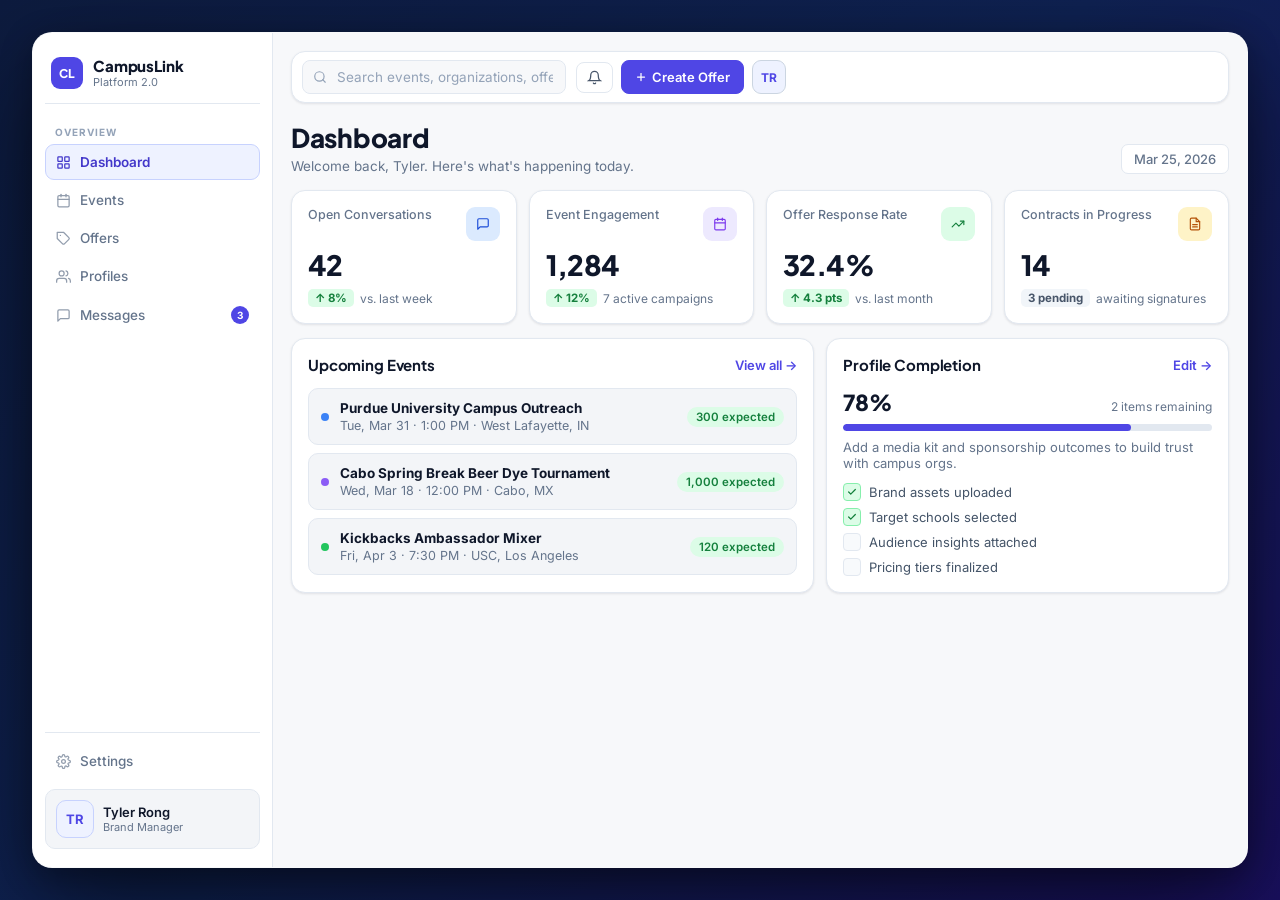
<file: index.html>
<!DOCTYPE html>
<html lang="en">
  <head>
    <meta charset="UTF-8" />
    <meta name="viewport" content="width=device-width, initial-scale=1.0" />
    <title>CampusLink 2.0</title>
    <link rel="preconnect" href="https://fonts.googleapis.com" />
    <link rel="preconnect" href="https://fonts.gstatic.com" crossorigin />
    <link href="https://fonts.googleapis.com/css2?family=Inter:ital,opsz,wght@0,14..32,400;0,14..32,500;0,14..32,600;0,14..32,700&family=Plus+Jakarta+Sans:wght@700;800&display=swap" rel="stylesheet" />
    <link rel="stylesheet" href="styles.css" />
  </head>
  <body>
    <div class="workspace-frame">
      <div class="app-shell">

        <!-- ── SIDEBAR ── -->
        <aside class="sidebar" id="sidebar">
          <div class="brand-lockup">
            <div class="logo-mark">CL</div>
            <div>
              <div class="brand-name">CampusLink</div>
              <div class="brand-sub">Platform 2.0</div>
            </div>
          </div>

          <nav class="nav-stack">
            <div class="nav-section-label">Overview</div>

            <button class="nav-item is-active" data-view="dashboard">
              <svg width="15" height="15" viewBox="0 0 24 24" fill="none" stroke="currentColor" stroke-width="2" stroke-linecap="round" stroke-linejoin="round"><rect x="3" y="3" width="7" height="7" rx="1"/><rect x="14" y="3" width="7" height="7" rx="1"/><rect x="14" y="14" width="7" height="7" rx="1"/><rect x="3" y="14" width="7" height="7" rx="1"/></svg>
              Dashboard
            </button>

            <button class="nav-item" data-view="calendar">
              <svg width="15" height="15" viewBox="0 0 24 24" fill="none" stroke="currentColor" stroke-width="2" stroke-linecap="round" stroke-linejoin="round"><rect x="3" y="4" width="18" height="18" rx="2"/><line x1="16" y1="2" x2="16" y2="6"/><line x1="8" y1="2" x2="8" y2="6"/><line x1="3" y1="10" x2="21" y2="10"/></svg>
              Events
            </button>

            <button class="nav-item" data-view="offers">
              <svg width="15" height="15" viewBox="0 0 24 24" fill="none" stroke="currentColor" stroke-width="2" stroke-linecap="round" stroke-linejoin="round"><path d="M20.59 13.41l-7.17 7.17a2 2 0 0 1-2.83 0L2 12V2h10l8.59 8.59a2 2 0 0 1 0 2.82z"/><line x1="7" y1="7" x2="7.01" y2="7"/></svg>
              Offers
            </button>

            <button class="nav-item" data-view="profiles">
              <svg width="15" height="15" viewBox="0 0 24 24" fill="none" stroke="currentColor" stroke-width="2" stroke-linecap="round" stroke-linejoin="round"><path d="M17 21v-2a4 4 0 0 0-4-4H5a4 4 0 0 0-4 4v2"/><circle cx="9" cy="7" r="4"/><path d="M23 21v-2a4 4 0 0 0-3-3.87"/><path d="M16 3.13a4 4 0 0 1 0 7.75"/></svg>
              Profiles
            </button>

            <button class="nav-item" data-view="messages">
              <svg width="15" height="15" viewBox="0 0 24 24" fill="none" stroke="currentColor" stroke-width="2" stroke-linecap="round" stroke-linejoin="round"><path d="M21 15a2 2 0 0 1-2 2H7l-4 4V5a2 2 0 0 1 2-2h14a2 2 0 0 1 2 2z"/></svg>
              Messages
              <span class="nav-badge">3</span>
            </button>
          </nav>

          <div class="sidebar-foot">
            <button class="nav-item">
              <svg width="15" height="15" viewBox="0 0 24 24" fill="none" stroke="currentColor" stroke-width="2" stroke-linecap="round" stroke-linejoin="round"><circle cx="12" cy="12" r="3"/><path d="M19.4 15a1.65 1.65 0 0 0 .33 1.82l.06.06a2 2 0 0 1-2.83 2.83l-.06-.06a1.65 1.65 0 0 0-1.82-.33 1.65 1.65 0 0 0-1 1.51V21a2 2 0 0 1-4 0v-.09A1.65 1.65 0 0 0 9 19.4a1.65 1.65 0 0 0-1.82.33l-.06.06a2 2 0 0 1-2.83-2.83l.06-.06A1.65 1.65 0 0 0 4.68 15a1.65 1.65 0 0 0-1.51-1H3a2 2 0 0 1 0-4h.09A1.65 1.65 0 0 0 4.6 9a1.65 1.65 0 0 0-.33-1.82l-.06-.06a2 2 0 0 1 2.83-2.83l.06.06A1.65 1.65 0 0 0 9 4.68a1.65 1.65 0 0 0 1-1.51V3a2 2 0 0 1 4 0v.09a1.65 1.65 0 0 0 1 1.51 1.65 1.65 0 0 0 1.82-.33l.06-.06a2 2 0 0 1 2.83 2.83l-.06.06A1.65 1.65 0 0 0 19.4 9a1.65 1.65 0 0 0 1.51 1H21a2 2 0 0 1 0 4h-.09a1.65 1.65 0 0 0-1.51 1z"/></svg>
              Settings
            </button>

            <div class="sidebar-user">
              <div class="avatar">TR</div>
              <div>
                <div class="sidebar-user-name">Tyler Rong</div>
                <div class="sidebar-user-role">Brand Manager</div>
              </div>
            </div>
          </div>
        </aside>

        <!-- ── MAIN ── -->
        <main class="main-wrap">

          <header class="topbar">
            <button id="sidebarToggle" class="icon-btn" aria-label="Open navigation">
              <svg width="15" height="15" viewBox="0 0 24 24" fill="none" stroke="currentColor" stroke-width="2" stroke-linecap="round"><line x1="3" y1="6" x2="21" y2="6"/><line x1="3" y1="12" x2="21" y2="12"/><line x1="3" y1="18" x2="21" y2="18"/></svg>
            </button>
            <div class="search-wrap">
              <svg width="14" height="14" viewBox="0 0 24 24" fill="none" stroke="currentColor" stroke-width="2" stroke-linecap="round"><circle cx="11" cy="11" r="8"/><line x1="21" y1="21" x2="16.65" y2="16.65"/></svg>
              <input type="text" placeholder="Search events, organizations, offers..." />
            </div>
            <div class="topbar-actions">
              <button class="icon-btn" title="Notifications">
                <svg width="15" height="15" viewBox="0 0 24 24" fill="none" stroke="currentColor" stroke-width="2" stroke-linecap="round"><path d="M18 8A6 6 0 0 0 6 8c0 7-3 9-3 9h18s-3-2-3-9"/><path d="M13.73 21a2 2 0 0 1-3.46 0"/></svg>
              </button>
              <button class="chip-btn strong">
                <svg width="12" height="12" viewBox="0 0 24 24" fill="none" stroke="currentColor" stroke-width="2.5" stroke-linecap="round"><line x1="12" y1="5" x2="12" y2="19"/><line x1="5" y1="12" x2="19" y2="12"/></svg>
                Create Offer
              </button>
              <button class="avatar-btn">TR</button>
            </div>
          </header>

          <!-- ── DASHBOARD ── -->
          <section class="view is-active" id="view-dashboard">
            <div class="page-head row">
              <div>
                <h1>Dashboard</h1>
                <p>Welcome back, Tyler. Here's what's happening today.</p>
              </div>
              <div class="topbar-date">Mar 25, 2026</div>
            </div>

            <div class="metrics-grid">
              <article class="metric-card">
                <div class="metric-header">
                  <span class="metric-label">Open Conversations</span>
                  <div class="metric-icon metric-icon--blue">
                    <svg width="14" height="14" viewBox="0 0 24 24" fill="none" stroke="currentColor" stroke-width="2" stroke-linecap="round" stroke-linejoin="round"><path d="M21 15a2 2 0 0 1-2 2H7l-4 4V5a2 2 0 0 1 2-2h14a2 2 0 0 1 2 2z"/></svg>
                  </div>
                </div>
                <strong>42</strong>
                <div class="metric-footer">
                  <span class="trend up">↑ 8%</span>
                  <span class="metric-compare">vs. last week</span>
                </div>
              </article>

              <article class="metric-card">
                <div class="metric-header">
                  <span class="metric-label">Event Engagement</span>
                  <div class="metric-icon metric-icon--violet">
                    <svg width="14" height="14" viewBox="0 0 24 24" fill="none" stroke="currentColor" stroke-width="2" stroke-linecap="round" stroke-linejoin="round"><rect x="3" y="4" width="18" height="18" rx="2"/><line x1="16" y1="2" x2="16" y2="6"/><line x1="8" y1="2" x2="8" y2="6"/><line x1="3" y1="10" x2="21" y2="10"/></svg>
                  </div>
                </div>
                <strong>1,284</strong>
                <div class="metric-footer">
                  <span class="trend up">↑ 12%</span>
                  <span class="metric-compare">7 active campaigns</span>
                </div>
              </article>

              <article class="metric-card">
                <div class="metric-header">
                  <span class="metric-label">Offer Response Rate</span>
                  <div class="metric-icon metric-icon--green">
                    <svg width="14" height="14" viewBox="0 0 24 24" fill="none" stroke="currentColor" stroke-width="2" stroke-linecap="round" stroke-linejoin="round"><polyline points="22 7 13.5 15.5 8.5 10.5 2 17"/><polyline points="16 7 22 7 22 13"/></svg>
                  </div>
                </div>
                <strong>32.4%</strong>
                <div class="metric-footer">
                  <span class="trend up">↑ 4.3 pts</span>
                  <span class="metric-compare">vs. last month</span>
                </div>
              </article>

              <article class="metric-card">
                <div class="metric-header">
                  <span class="metric-label">Contracts in Progress</span>
                  <div class="metric-icon metric-icon--amber">
                    <svg width="14" height="14" viewBox="0 0 24 24" fill="none" stroke="currentColor" stroke-width="2" stroke-linecap="round" stroke-linejoin="round"><path d="M14 2H6a2 2 0 0 0-2 2v16a2 2 0 0 0 2 2h12a2 2 0 0 0 2-2V8z"/><polyline points="14 2 14 8 20 8"/><line x1="16" y1="13" x2="8" y2="13"/><line x1="16" y1="17" x2="8" y2="17"/></svg>
                  </div>
                </div>
                <strong>14</strong>
                <div class="metric-footer">
                  <span class="trend neutral">3 pending</span>
                  <span class="metric-compare">awaiting signatures</span>
                </div>
              </article>
            </div>

            <div class="split-grid">
              <article class="surface-card">
                <div class="card-head">
                  <h2>Upcoming Events</h2>
                  <button class="text-btn" data-open-view="calendar">View all →</button>
                </div>
                <ul class="event-list">
                  <li>
                    <div class="event-dot event-dot--blue"></div>
                    <div class="event-info">
                      <strong>Purdue University Campus Outreach</strong>
                      <p>Tue, Mar 31 · 1:00 PM · West Lafayette, IN</p>
                    </div>
                    <span class="pill">300 expected</span>
                  </li>
                  <li>
                    <div class="event-dot event-dot--violet"></div>
                    <div class="event-info">
                      <strong>Cabo Spring Break Beer Dye Tournament</strong>
                      <p>Wed, Mar 18 · 12:00 PM · Cabo, MX</p>
                    </div>
                    <span class="pill">1,000 expected</span>
                  </li>
                  <li>
                    <div class="event-dot event-dot--green"></div>
                    <div class="event-info">
                      <strong>Kickbacks Ambassador Mixer</strong>
                      <p>Fri, Apr 3 · 7:30 PM · USC, Los Angeles</p>
                    </div>
                    <span class="pill">120 expected</span>
                  </li>
                </ul>
              </article>

              <article class="surface-card">
                <div class="card-head">
                  <h2>Profile Completion</h2>
                  <button class="text-btn">Edit →</button>
                </div>
                <div class="progress-wrap">
                  <div class="progress-header">
                    <span class="progress-pct">78%</span>
                    <span class="progress-label">2 items remaining</span>
                  </div>
                  <div class="progress-bar"><span style="width: 78%"></span></div>
                  <p>Add a media kit and sponsorship outcomes to build trust with campus orgs.</p>
                </div>
                <ul class="checklist">
                  <li class="done">Brand assets uploaded</li>
                  <li class="done">Target schools selected</li>
                  <li>Audience insights attached</li>
                  <li>Pricing tiers finalized</li>
                </ul>
              </article>
            </div>
          </section>

          <!-- ── CALENDAR ── -->
          <section class="view" id="view-calendar">
            <div class="page-head row">
              <div>
                <h1>Events Calendar</h1>
                <p>Browse and schedule campus opportunities.</p>
              </div>
              <div class="segmented" id="calendarMode">
                <button class="is-active">Month</button>
                <button>Week</button>
                <button>Day</button>
              </div>
            </div>

            <article class="surface-card calendar-toolbar">
              <div class="chip-row">
                <button class="chip-btn">All Schools</button>
                <button class="chip-btn">Spring Break</button>
                <button class="chip-btn">Paid Events</button>
                <button class="chip-btn">+ Add Filter</button>
              </div>
            </article>

            <article class="surface-card">
              <div class="card-head">
                <h2>March 2026</h2>
                <div style="display:flex;gap:6px;">
                  <button class="icon-btn">← Prev</button>
                  <button class="icon-btn">Next →</button>
                </div>
              </div>
              <div class="calendar-grid">
                <div class="day-label">Sun</div>
                <div class="day-label">Mon</div>
                <div class="day-label">Tue</div>
                <div class="day-label">Wed</div>
                <div class="day-label">Thu</div>
                <div class="day-label">Fri</div>
                <div class="day-label">Sat</div>
                <button class="day-cell" data-open-modal><span>18</span><small>Beer Dye Tournament</small></button>
                <button class="day-cell"><span>19</span><small>Brand Story Workshop</small></button>
                <button class="day-cell"><span>20</span><small>Campus Kickoff</small></button>
                <button class="day-cell"><span>21</span><small>Offer Deadline</small></button>
                <button class="day-cell"><span>22</span><small>Photo Campaign</small></button>
                <button class="day-cell"><span>23</span><small>Recruiting Table</small></button>
                <button class="day-cell"><span>24</span><small>Sponsor Sync</small></button>
              </div>
            </article>
          </section>

          <!-- ── OFFERS ── -->
          <section class="view" id="view-offers">
            <div class="page-head row">
              <div>
                <h1>Offers</h1>
                <p>Active sponsorship opportunities for campus organizations.</p>
              </div>
              <button class="chip-btn strong">
                <svg width="12" height="12" viewBox="0 0 24 24" fill="none" stroke="currentColor" stroke-width="2.5" stroke-linecap="round"><line x1="12" y1="5" x2="12" y2="19"/><line x1="5" y1="12" x2="19" y2="12"/></svg>
                Create Offer
              </button>
            </div>

            <div class="offers-grid">
              <article class="offer-card">
                <div class="offer-head">
                  <span class="pill neutral">Technology</span>
                  <span class="pill">All Schools</span>
                </div>
                <h3>SciSpace Campus Ambassador Program</h3>
                <p>Lead research-centered activations and represent SciSpace at your university.</p>
                <footer>
                  <span>Mar 24 – Jun 30, 2026</span>
                  <button class="text-btn" data-open-modal>View Details →</button>
                </footer>
              </article>
              <article class="offer-card">
                <div class="offer-head">
                  <span class="pill neutral">Food & Bev</span>
                  <span class="pill">Paid</span>
                </div>
                <h3>Kickbacks Shot + Chaser Ambassador</h3>
                <p>Promote campaign launches with social storytelling and campus events.</p>
                <footer>
                  <span>Jan 28 – Jun 28, 2026</span>
                  <button class="text-btn">View Details →</button>
                </footer>
              </article>
              <article class="offer-card">
                <div class="offer-head">
                  <span class="pill neutral">Lifestyle</span>
                  <span class="pill">Regional</span>
                </div>
                <h3>Social Event Sponsorship Sprint</h3>
                <p>Support top organizations with product placement and co-branded media.</p>
                <footer>
                  <span>Apr 1 – Jul 12, 2026</span>
                  <button class="text-btn">View Details →</button>
                </footer>
              </article>
            </div>
          </section>

          <!-- ── PROFILES ── -->
          <section class="view" id="view-profiles">
            <div class="page-head">
              <h1>Profiles</h1>
              <p>Discover students, campus organizations, and brands on CampusLink.</p>
            </div>
            <article class="surface-card">
              <div class="filters-row">
                <input type="text" placeholder="Search by name, school, major, organization..." />
                <div class="segmented compact">
                  <button>Students</button>
                  <button class="is-active">Campus Orgs</button>
                  <button>Brands</button>
                </div>
              </div>
              <div class="profile-grid">
                <article class="profile-card">
                  <div class="avatar">DT</div>
                  <div>
                    <h3>Delta Tau Delta</h3>
                    <p>Texas State University</p>
                  </div>
                  <span class="status online">Active today</span>
                </article>
                <article class="profile-card">
                  <div class="avatar">AT</div>
                  <div>
                    <h3>Alpha Tau Omega</h3>
                    <p>University of Virginia</p>
                  </div>
                  <span class="status warm">Active recently</span>
                </article>
                <article class="profile-card">
                  <div class="avatar">DM</div>
                  <div>
                    <h3>Delight Ministries</h3>
                    <p>Eastern Kentucky University</p>
                  </div>
                  <span class="status idle">Active this week</span>
                </article>
              </div>
            </article>
          </section>

          <!-- ── MESSAGES ── -->
          <section class="view" id="view-messages">
            <div class="page-head">
              <h1>Messages</h1>
              <p>Manage partnerships and deals through direct conversation.</p>
            </div>
            <div class="messages-layout">
              <aside class="conversation-list surface-card">
                <input type="text" placeholder="Search chats..." />
                <button class="conversation active">XTCY ↔ Lambda Chi Alpha</button>
                <button class="conversation">CampusLink ↔ Pi Delta Psi</button>
                <button class="conversation">Kickbacks ↔ Spike Michel</button>
                <button class="conversation">SciSpace ↔ Purdue Outreach</button>
              </aside>

              <section class="chat-area surface-card">
                <div class="chat-header">
                  <h2>XTCY ↔ Lambda Chi Alpha</h2>
                  <span class="pill neutral">Campus Org</span>
                </div>
                <div class="chat-stream">
                  <div class="bubble">Wanted to send y'all some xtcy</div>
                  <div class="bubble incoming">Yeah would love it, our address is 720 W 28th St, Los Angeles, CA 90007.</div>
                  <div class="bubble">Perfect, we'll coordinate shipment and timeline details.</div>
                </div>
                <div class="action-ribbon">
                  <button class="ribbon-btn danger">Generate Contract</button>
                  <button class="ribbon-btn">View Contracts</button>
                  <button class="ribbon-btn success">Send Money</button>
                  <button class="ribbon-btn info">View Transactions</button>
                </div>
                <div class="chat-compose">
                  <input type="text" placeholder="Type a message..." />
                  <button class="chip-btn">Image</button>
                  <button class="chip-btn strong">Send</button>
                </div>
              </section>
            </div>
          </section>

        </main>
      </div>
    </div>

    <!-- ── MODAL ── -->
    <dialog id="eventModal" class="event-modal">
      <div class="modal-head">
        <h2>Cabo Spring Break – Beer Dye Tournament</h2>
        <button id="closeModal" class="icon-btn">✕</button>
      </div>
      <p class="muted">Hosted by Dyeislife · Wednesday, March 18, 2026 · Cabo, Mexico</p>
      <p style="font-size:14px;color:#334155;line-height:1.6;margin-top:10px;">Dye is Life hosts high-energy spring break activations across major campus destinations. Built for brands that want real reach with real students.</p>
      <div class="modal-grid">
        <article>
          <h4>Expected Attendance</h4>
          <strong>1,000</strong>
        </article>
        <article>
          <h4>Category</h4>
          <strong>National Organization</strong>
        </article>
      </div>
      <div class="modal-actions">
        <button class="chip-btn">View Event Details</button>
        <button class="chip-btn strong">Message Host</button>
      </div>
    </dialog>

    <script src="app.js"></script>
  </body>
</html>
</file>
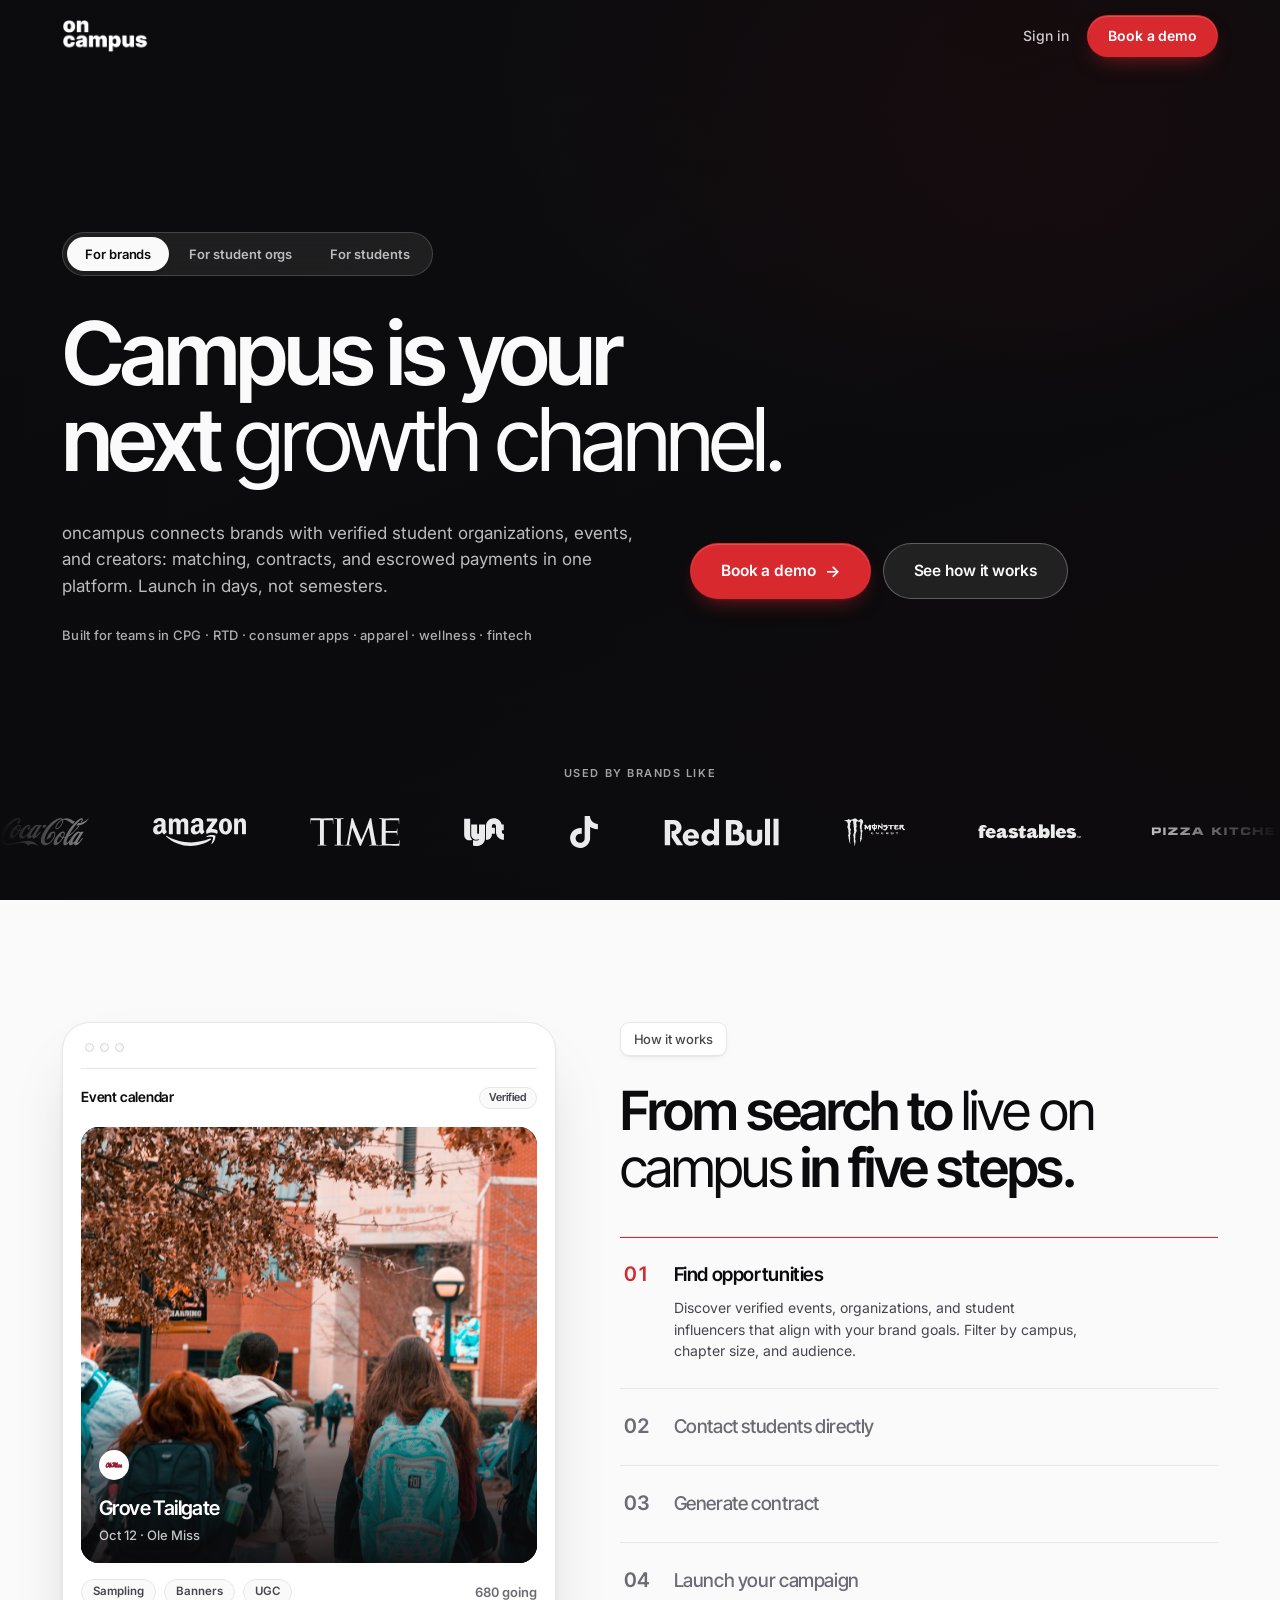
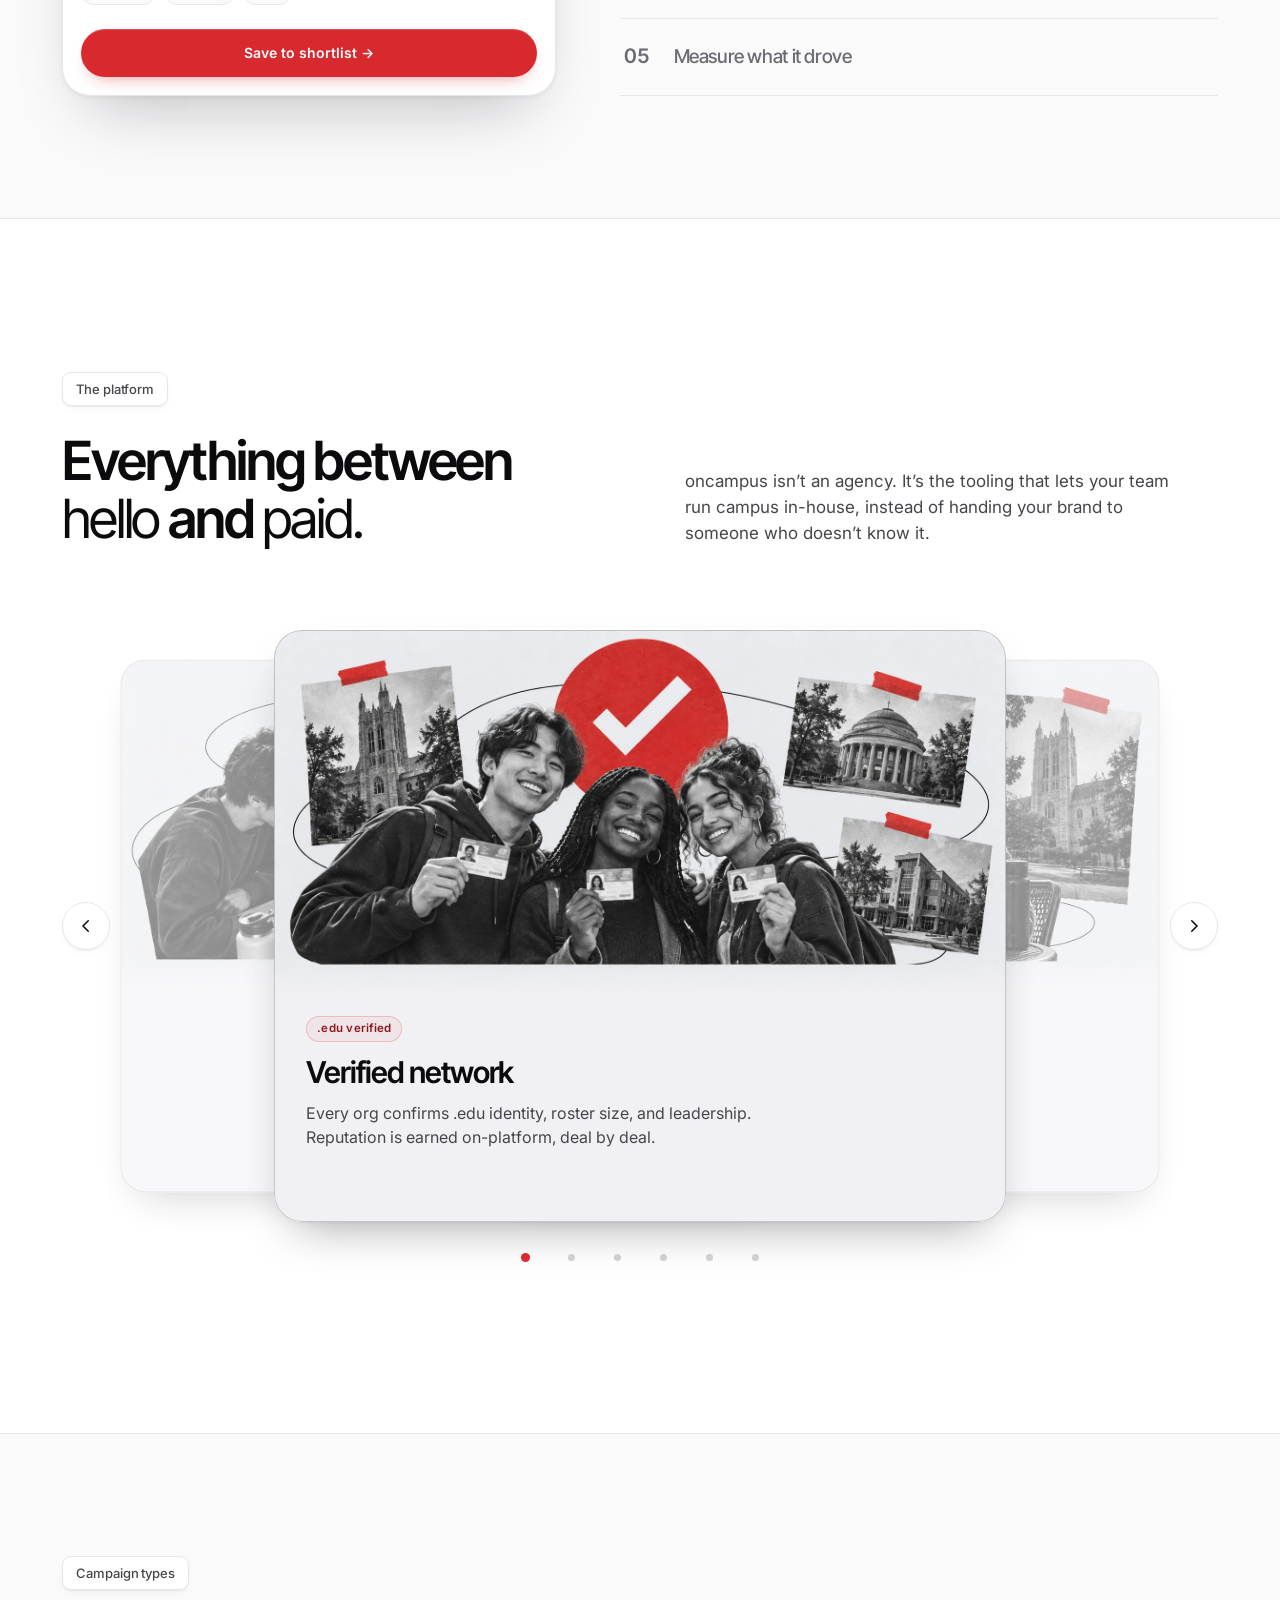
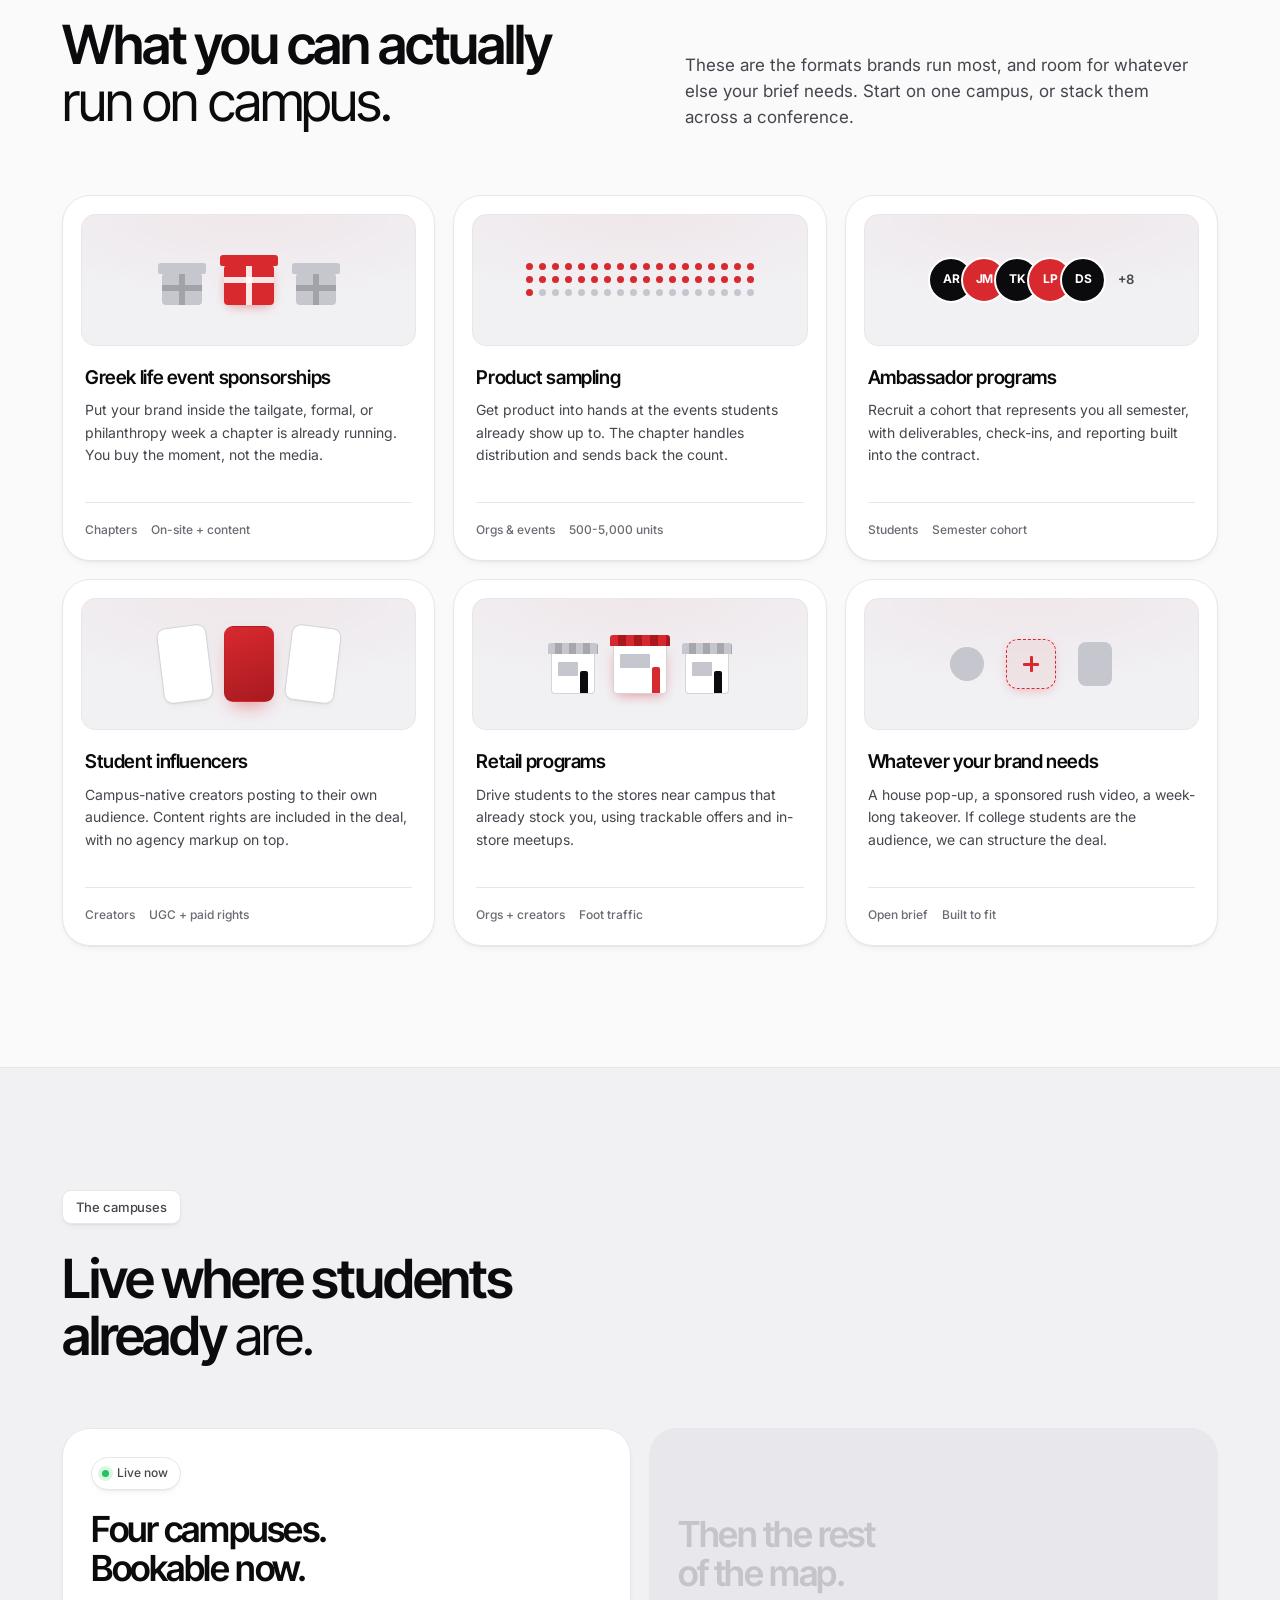
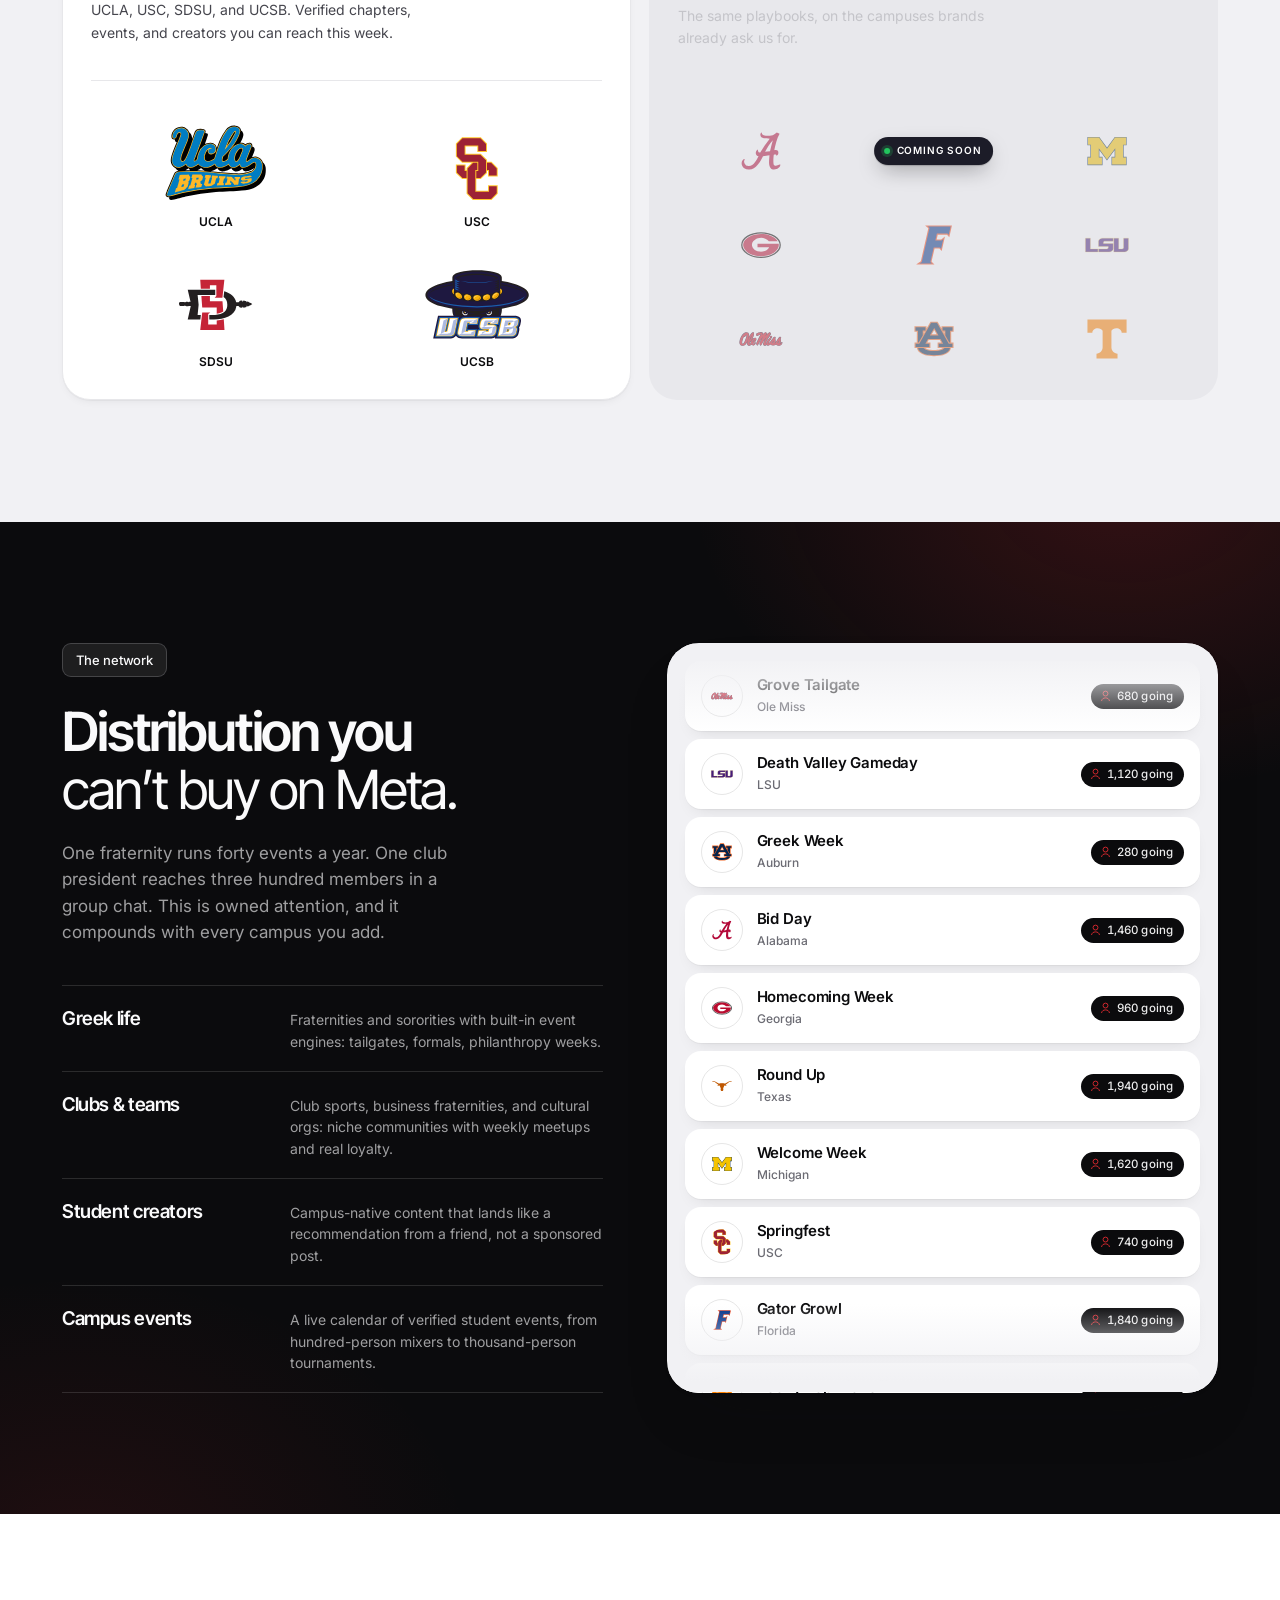
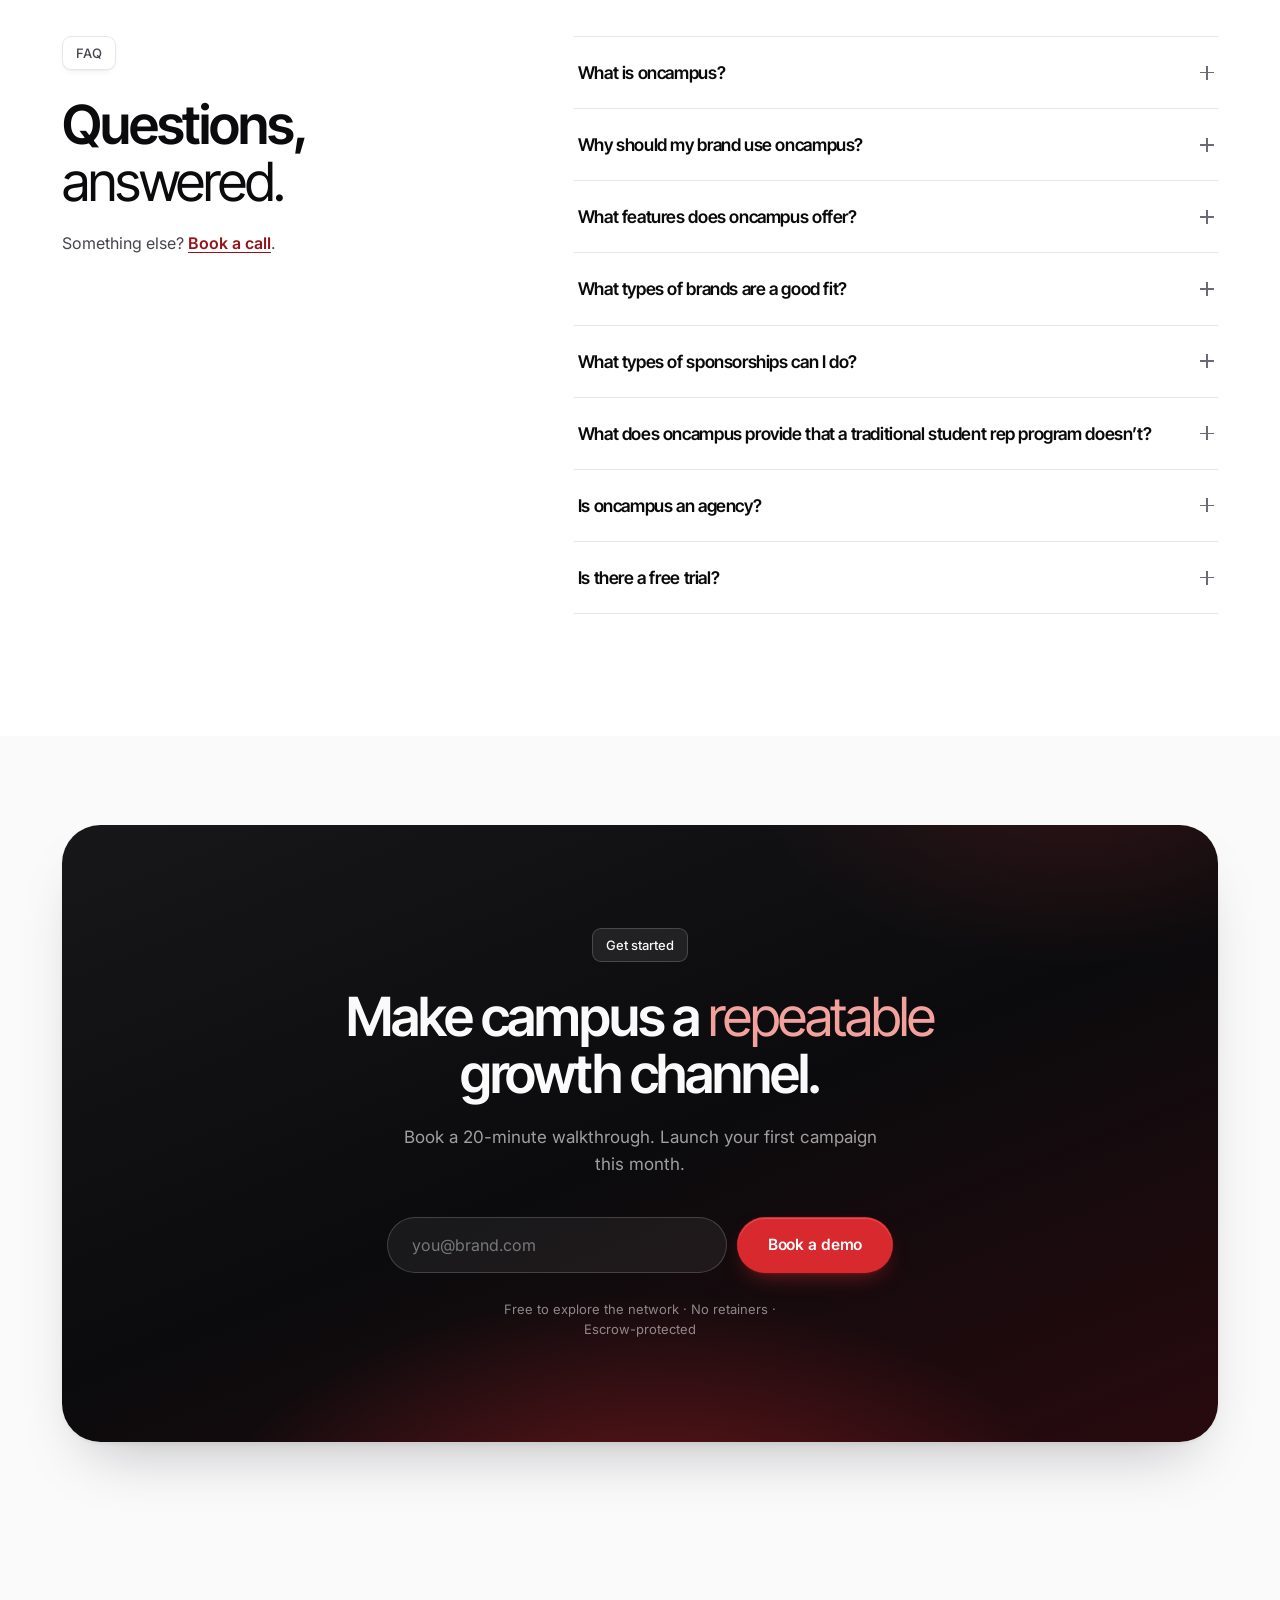
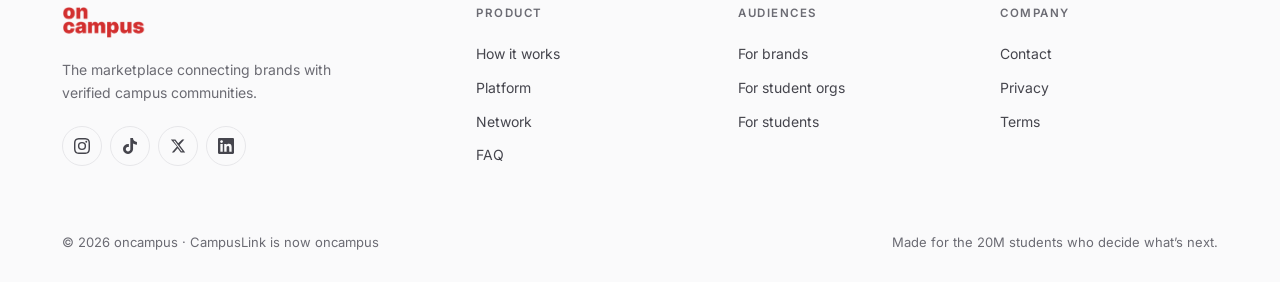
<file: landing/index.html>
<!DOCTYPE html>
<html lang="en">
<head>
  <meta charset="UTF-8" />
  <meta name="viewport" content="width=device-width, initial-scale=1, viewport-fit=cover" />
  <title>oncampus | The campus marketing platform</title>
  <meta name="description" content="oncampus connects brands with verified student organizations, events, and creators: matching, contracts, and escrowed payments in one platform. Launch campus campaigns in days." />
  <meta property="og:title" content="oncampus | The campus marketing platform" />
  <meta property="og:description" content="Brands partner directly with verified campus orgs, events, and student creators, with contracts and protected payments built in." />
  <meta property="og:type" content="website" />
  <meta property="og:url" content="https://joincampuslink.com" />
  <meta property="og:image" content="https://joincampuslink.com/assets/oncampus-red.png" />
  <meta name="twitter:card" content="summary_large_image" />
  <meta name="twitter:title" content="oncampus | The campus marketing platform" />
  <meta name="twitter:description" content="Brands partner directly with verified campus orgs, events, and student creators, with contracts and protected payments built in." />
  <link rel="canonical" href="https://joincampuslink.com" />
  <link rel="icon" type="image/png" href="assets/oncampus-red.png" />
  <link rel="preconnect" href="https://fonts.googleapis.com" />
  <link rel="preconnect" href="https://fonts.gstatic.com" crossorigin />
  <link href="https://fonts.googleapis.com/css2?family=Inter:wght@400;500;600&family=Inter+Tight:wght@400;500;600;700&display=swap" rel="stylesheet" />
  <link rel="stylesheet" href="styles.css" />
</head>
<body data-audience="brands">

  <a class="skip-link" href="#top">Skip to content</a>

  <!-- ── NAV ── -->
  <header class="nav" id="siteNav">
    <div class="nav-inner">
      <a class="brand-link" href="#top" aria-label="oncampus home">
        <img class="brand-mark on-light" src="assets/oncampus-logo-red-transparent.png" alt="oncampus" width="132" height="34" />
        <img class="brand-mark on-dark" src="assets/oncampus-logo-white-clear.png" alt="" aria-hidden="true" width="132" height="34" />
      </a>
      <div class="nav-actions">
        <a class="text-link" href="#">Sign in</a>
        <a class="button button-red" id="navCta" href="#cta">Book a demo</a>
      </div>
    </div>
  </header>

  <main id="top">

    <!-- ── HERO ── -->
    <section class="hero">
      <div class="hero-stage">
        <!-- Decorative background footage. Swap the files in assets/ to change it. -->
        <div class="hero-media" aria-hidden="true">
          <video id="heroVideo" poster="assets/hero-brands.jpg"
                 autoplay muted loop playsinline preload="metadata"
                 disablepictureinpicture disableremoteplayback>
            <source id="heroVideoSrc" src="assets/hero-brands.mp4" type="video/mp4" />
          </video>
          <span class="hero-scrim"></span>
        </div>
        <div class="container">
          <div class="hero-copy">
          <div class="seg" id="audienceBar" role="tablist" aria-label="Choose your side of the marketplace">
            <span class="seg-thumb" aria-hidden="true"></span>
            <button class="is-active" role="tab" aria-selected="true" data-audience="brands">For brands</button>
            <button role="tab" aria-selected="false" data-audience="orgs">For student orgs</button>
            <button role="tab" aria-selected="false" data-audience="students">For students</button>
          </div>
          <h1 id="heroTitle">Campus is your next <em>growth channel.</em></h1>
          <div class="hero-meta">
            <p class="hero-sub" id="heroSub">
              oncampus connects brands with verified student organizations, events, and creators:
              matching, contracts, and escrowed payments in one platform. Launch in days, not semesters.
            </p>
            <div class="hero-actions">
              <a class="button button-red button-lg" id="heroPrimary" href="#cta">Book a demo<span class="arrow">→</span></a>
              <a class="button button-ghost button-lg" id="heroSecondary" href="#how">See how it works</a>
            </div>
          </div>
          <p class="hero-fine" id="heroFine">Built for teams in CPG · RTD · consumer apps · apparel · wellness · fintech</p>
        </div>
        </div>

        <div class="hero-logos" role="region" aria-label="Used by brands like Coca-Cola, Amazon, TIME, Lyft, TikTok, Red Bull, Monster Energy, Feastables, California Pizza Kitchen, smartwater, Vacation, Happy Dad, and Minute Maid">
          <p class="hero-logos-label">Used by brands like</p>
          <div class="hero-logos-viewport">
            <div class="hero-logos-track" aria-hidden="true">
              <ul class="hero-logos-set">
                <li><img src="assets/brands/coca-cola.svg" alt="" width="110" height="28" /></li>
                <li><img src="assets/brands/amazon.svg" alt="" width="110" height="28" /></li>
                <li><img src="assets/brands/time.svg" alt="" width="96" height="28" /></li>
                <li><img src="assets/brands/lyft.svg" alt="" width="72" height="28" /></li>
                <li><img class="is-mark" src="assets/brands/tiktok.svg" alt="" width="28" height="28" /></li>
                <li><img src="assets/brands/red-bull.svg" alt="" width="120" height="28" /></li>
                <li><img src="assets/brands/monster-energy.svg" alt="" width="90" height="28" /></li>
                <li><img src="assets/brands/feastables.svg" alt="" width="130" height="28" /></li>
                <li><img src="assets/brands/cpk.svg" alt="" width="140" height="28" /></li>
                <li><img class="is-invert" src="assets/brands/smartwater.png" alt="" width="130" height="28" /></li>
                <li><img src="assets/brands/vacation.svg" alt="" width="120" height="28" /></li>
                <li><img class="is-color" src="assets/brands/happy-dad.svg" alt="" width="110" height="36" /></li>
                <li><img class="is-color is-mark" src="assets/brands/minute-maid.png" alt="" width="40" height="40" /></li>
              </ul>
              <ul class="hero-logos-set">
                <li><img src="assets/brands/coca-cola.svg" alt="" width="110" height="28" /></li>
                <li><img src="assets/brands/amazon.svg" alt="" width="110" height="28" /></li>
                <li><img src="assets/brands/time.svg" alt="" width="96" height="28" /></li>
                <li><img src="assets/brands/lyft.svg" alt="" width="72" height="28" /></li>
                <li><img class="is-mark" src="assets/brands/tiktok.svg" alt="" width="28" height="28" /></li>
                <li><img src="assets/brands/red-bull.svg" alt="" width="120" height="28" /></li>
                <li><img src="assets/brands/monster-energy.svg" alt="" width="90" height="28" /></li>
                <li><img src="assets/brands/feastables.svg" alt="" width="130" height="28" /></li>
                <li><img src="assets/brands/cpk.svg" alt="" width="140" height="28" /></li>
                <li><img class="is-invert" src="assets/brands/smartwater.png" alt="" width="130" height="28" /></li>
                <li><img src="assets/brands/vacation.svg" alt="" width="120" height="28" /></li>
                <li><img class="is-color" src="assets/brands/happy-dad.svg" alt="" width="110" height="36" /></li>
                <li><img class="is-color is-mark" src="assets/brands/minute-maid.png" alt="" width="40" height="40" /></li>
              </ul>
            </div>
          </div>
        </div>
      </div>
    </section>

    <!-- ── HOW IT WORKS ── -->
    <section class="how" id="how">
      <div class="container how-grid">
        <div class="how-copy">
          <div class="section-head reveal">
            <span class="eyebrow" id="howEyebrow">How it works</span>
            <h2 id="howTitle">From brief to on-campus <em>in three steps.</em></h2>
          </div>
          <div class="how-steps" id="stepsList"></div>
        </div>
        <div class="how-screen reveal">
          <div class="screen">
            <div class="screen-chrome"><span></span><span></span><span></span></div>
            <div class="screen-body" id="stepPanels"></div>
          </div>
        </div>
      </div>
    </section>

    <!-- ── PLATFORM ── -->
    <section class="features" id="platform">
      <div class="container">
        <div class="section-head split reveal">
          <div>
            <span class="eyebrow" id="platformEyebrow">The platform</span>
            <h2 id="platformTitle">Everything between <em>hello</em> and <em>paid.</em></h2>
          </div>
          <p id="platformBody">oncampus isn’t an agency. It’s infrastructure: the tooling that makes thousands of authentic campus partnerships possible at once.</p>
        </div>
        <div class="feature-grid" id="featureGrid"></div>
        <div class="feature-deck" id="featureDeck" hidden>
          <p class="sr-only" id="featureDeckLive" aria-live="polite"></p>
          <div class="feature-deck-layout">
            <button type="button" class="feature-deck-btn" id="featureDeckPrev" aria-label="Previous capability">
              <svg viewBox="0 0 24 24" fill="none" stroke="currentColor" stroke-width="2" stroke-linecap="round" aria-hidden="true"><path d="M15 5 8 12l7 7"/></svg>
            </button>
            <div class="feature-deck-stage" id="featureDeckStage"></div>
            <button type="button" class="feature-deck-btn" id="featureDeckNext" aria-label="Next capability">
              <svg viewBox="0 0 24 24" fill="none" stroke="currentColor" stroke-width="2" stroke-linecap="round" aria-hidden="true"><path d="M9 5l7 7-7 7"/></svg>
            </button>
          </div>
          <div class="feature-deck-dots" id="featureDeckDots"></div>
        </div>
      </div>
    </section>

    <!-- ── CAMPAIGN TYPES (brands only) ── -->
    <section class="campaigns" id="campaigns" hidden>
      <div class="container">
        <div class="section-head split reveal">
          <div>
            <span class="eyebrow">Campaign types</span>
            <h2 id="campaignsTitle">What you can actually <em>run on campus.</em></h2>
          </div>
          <p id="campaignsBody">These are the formats brands run most, and room for whatever else your brief needs. Start on one campus, or stack them across a conference.</p>
        </div>
        <div class="camp-grid" id="campGrid"></div>
      </div>
    </section>

    <!-- ── CAMPUSES (brands only) ── -->
    <section class="campuses" id="campuses" hidden>
      <div class="container">
        <div class="section-head reveal">
          <span class="eyebrow">The campuses</span>
          <h2>Live where students already <em>are.</em></h2>
        </div>
        <div class="campus-pair">
          <article class="campus-card is-live reveal">
            <span class="campus-chip"><i></i>Live now</span>
            <h3>Four campuses. Bookable now.</h3>
            <p>UCLA, USC, SDSU, and UCSB. Verified chapters, events, and creators you can reach this week.</p>
            <ul class="campus-grid is-named">
              <li>
                <img src="assets/schools/ucla.svg" alt="" width="96" height="72" loading="lazy" />
                <span>UCLA</span>
              </li>
              <li>
                <img src="assets/schools/usc.svg" alt="" width="96" height="72" loading="lazy" />
                <span>USC</span>
              </li>
              <li>
                <img src="assets/schools/sdsu.svg" alt="" width="96" height="72" loading="lazy" />
                <span>SDSU</span>
              </li>
              <li>
                <img src="assets/schools/ucsb.svg" alt="" width="96" height="72" loading="lazy" />
                <span>UCSB</span>
              </li>
            </ul>
          </article>
          <article class="campus-card is-soon reveal" aria-label="Coming soon: additional campuses">
            <div class="campus-soon-body">
              <div class="campus-soon-copy">
                <h3>Then the rest of the map.</h3>
                <p>The same playbooks, on the campuses brands already ask us for.</p>
              </div>
              <ul class="campus-grid is-soon-grid" aria-hidden="true">
                <li><img src="assets/schools/alabama.svg" alt="" width="48" height="40" loading="lazy" /></li>
                <li>
                  <img src="assets/schools/texas.svg" alt="" width="48" height="40" loading="lazy" />
                  <span class="campus-soon-pill"><i></i>Coming soon</span>
                </li>
                <li><img src="assets/schools/michigan.svg" alt="" width="48" height="40" loading="lazy" /></li>
                <li><img src="assets/schools/georgia.svg" alt="" width="48" height="40" loading="lazy" /></li>
                <li><img src="assets/schools/florida.svg" alt="" width="48" height="40" loading="lazy" /></li>
                <li><img src="assets/schools/lsu.svg" alt="" width="48" height="40" loading="lazy" /></li>
                <li><img src="assets/schools/ole-miss.svg" alt="" width="48" height="40" loading="lazy" /></li>
                <li><img src="assets/schools/auburn.svg" alt="" width="48" height="40" loading="lazy" /></li>
                <li><img src="assets/schools/tennessee.svg" alt="" width="48" height="40" loading="lazy" /></li>
              </ul>
            </div>
          </article>
        </div>
      </div>
    </section>

    <!-- ── NETWORK (dark) ── -->
    <section class="network" id="network">
      <div class="container network-split">
        <div class="network-copy">
          <div class="section-head light reveal">
            <span class="eyebrow" id="networkEyebrow">The network</span>
            <h2 id="networkTitle">Distribution you <em>can’t buy on Meta.</em></h2>
            <p id="networkBody">One fraternity runs forty events a year. One club president reaches three hundred members in a group chat. This is owned attention, and it compounds with every campus you add.</p>
          </div>
          <ul class="net-list reveal" id="netList"></ul>
        </div>

        <!-- Live event feed. Athletic marks live in assets/schools/*.svg. -->
        <div class="feed-card reveal" aria-hidden="true">
          <div class="feed-track" id="feedTrack">
            <div class="feed-row">
              <img class="feed-logo" src="assets/schools/ole-miss.svg" alt="" width="38" height="38" loading="lazy" />
              <span class="feed-name">Grove Tailgate</span>
              <span class="feed-meta">Ole Miss</span>
              <span class="feed-metric"><svg class="feed-metric-icon" viewBox="0 0 24 24" fill="none" aria-hidden="true"><path d="M16.5 7.5A4.5 4.5 0 1 1 7.5 7.5a4.5 4.5 0 0 1 9 0Z" stroke="currentColor" stroke-width="1.75"/><path d="M19.25 20.5c-.45-2.9-3.4-5-7.25-5s-6.8 2.1-7.25 5" stroke="currentColor" stroke-width="1.75" stroke-linecap="round"/></svg>680 going</span>
            </div>
            <div class="feed-row">
              <img class="feed-logo" src="assets/schools/lsu.svg" alt="" width="38" height="38" loading="lazy" />
              <span class="feed-name">Death Valley Gameday</span>
              <span class="feed-meta">LSU</span>
              <span class="feed-metric"><svg class="feed-metric-icon" viewBox="0 0 24 24" fill="none" aria-hidden="true"><path d="M16.5 7.5A4.5 4.5 0 1 1 7.5 7.5a4.5 4.5 0 0 1 9 0Z" stroke="currentColor" stroke-width="1.75"/><path d="M19.25 20.5c-.45-2.9-3.4-5-7.25-5s-6.8 2.1-7.25 5" stroke="currentColor" stroke-width="1.75" stroke-linecap="round"/></svg>1,120 going</span>
            </div>
            <div class="feed-row">
              <img class="feed-logo" src="assets/schools/auburn.svg" alt="" width="38" height="38" loading="lazy" />
              <span class="feed-name">Greek Week</span>
              <span class="feed-meta">Auburn</span>
              <span class="feed-metric"><svg class="feed-metric-icon" viewBox="0 0 24 24" fill="none" aria-hidden="true"><path d="M16.5 7.5A4.5 4.5 0 1 1 7.5 7.5a4.5 4.5 0 0 1 9 0Z" stroke="currentColor" stroke-width="1.75"/><path d="M19.25 20.5c-.45-2.9-3.4-5-7.25-5s-6.8 2.1-7.25 5" stroke="currentColor" stroke-width="1.75" stroke-linecap="round"/></svg>280 going</span>
            </div>
            <div class="feed-row">
              <img class="feed-logo" src="assets/schools/alabama.svg" alt="" width="38" height="38" loading="lazy" />
              <span class="feed-name">Bid Day</span>
              <span class="feed-meta">Alabama</span>
              <span class="feed-metric"><svg class="feed-metric-icon" viewBox="0 0 24 24" fill="none" aria-hidden="true"><path d="M16.5 7.5A4.5 4.5 0 1 1 7.5 7.5a4.5 4.5 0 0 1 9 0Z" stroke="currentColor" stroke-width="1.75"/><path d="M19.25 20.5c-.45-2.9-3.4-5-7.25-5s-6.8 2.1-7.25 5" stroke="currentColor" stroke-width="1.75" stroke-linecap="round"/></svg>1,460 going</span>
            </div>
            <div class="feed-row">
              <img class="feed-logo" src="assets/schools/georgia.svg" alt="" width="38" height="38" loading="lazy" />
              <span class="feed-name">Homecoming Week</span>
              <span class="feed-meta">Georgia</span>
              <span class="feed-metric"><svg class="feed-metric-icon" viewBox="0 0 24 24" fill="none" aria-hidden="true"><path d="M16.5 7.5A4.5 4.5 0 1 1 7.5 7.5a4.5 4.5 0 0 1 9 0Z" stroke="currentColor" stroke-width="1.75"/><path d="M19.25 20.5c-.45-2.9-3.4-5-7.25-5s-6.8 2.1-7.25 5" stroke="currentColor" stroke-width="1.75" stroke-linecap="round"/></svg>960 going</span>
            </div>
            <div class="feed-row">
              <img class="feed-logo" src="assets/schools/texas.svg" alt="" width="38" height="38" loading="lazy" />
              <span class="feed-name">Round Up</span>
              <span class="feed-meta">Texas</span>
              <span class="feed-metric"><svg class="feed-metric-icon" viewBox="0 0 24 24" fill="none" aria-hidden="true"><path d="M16.5 7.5A4.5 4.5 0 1 1 7.5 7.5a4.5 4.5 0 0 1 9 0Z" stroke="currentColor" stroke-width="1.75"/><path d="M19.25 20.5c-.45-2.9-3.4-5-7.25-5s-6.8 2.1-7.25 5" stroke="currentColor" stroke-width="1.75" stroke-linecap="round"/></svg>1,940 going</span>
            </div>
            <div class="feed-row">
              <img class="feed-logo" src="assets/schools/michigan.svg" alt="" width="38" height="38" loading="lazy" />
              <span class="feed-name">Welcome Week</span>
              <span class="feed-meta">Michigan</span>
              <span class="feed-metric"><svg class="feed-metric-icon" viewBox="0 0 24 24" fill="none" aria-hidden="true"><path d="M16.5 7.5A4.5 4.5 0 1 1 7.5 7.5a4.5 4.5 0 0 1 9 0Z" stroke="currentColor" stroke-width="1.75"/><path d="M19.25 20.5c-.45-2.9-3.4-5-7.25-5s-6.8 2.1-7.25 5" stroke="currentColor" stroke-width="1.75" stroke-linecap="round"/></svg>1,620 going</span>
            </div>
            <div class="feed-row">
              <img class="feed-logo" src="assets/schools/usc.svg" alt="" width="38" height="38" loading="lazy" />
              <span class="feed-name">Springfest</span>
              <span class="feed-meta">USC</span>
              <span class="feed-metric"><svg class="feed-metric-icon" viewBox="0 0 24 24" fill="none" aria-hidden="true"><path d="M16.5 7.5A4.5 4.5 0 1 1 7.5 7.5a4.5 4.5 0 0 1 9 0Z" stroke="currentColor" stroke-width="1.75"/><path d="M19.25 20.5c-.45-2.9-3.4-5-7.25-5s-6.8 2.1-7.25 5" stroke="currentColor" stroke-width="1.75" stroke-linecap="round"/></svg>740 going</span>
            </div>
            <div class="feed-row">
              <img class="feed-logo" src="assets/schools/florida.svg" alt="" width="38" height="38" loading="lazy" />
              <span class="feed-name">Gator Growl</span>
              <span class="feed-meta">Florida</span>
              <span class="feed-metric"><svg class="feed-metric-icon" viewBox="0 0 24 24" fill="none" aria-hidden="true"><path d="M16.5 7.5A4.5 4.5 0 1 1 7.5 7.5a4.5 4.5 0 0 1 9 0Z" stroke="currentColor" stroke-width="1.75"/><path d="M19.25 20.5c-.45-2.9-3.4-5-7.25-5s-6.8 2.1-7.25 5" stroke="currentColor" stroke-width="1.75" stroke-linecap="round"/></svg>1,840 going</span>
            </div>
            <div class="feed-row">
              <img class="feed-logo" src="assets/schools/tennessee.svg" alt="" width="38" height="38" loading="lazy" />
              <span class="feed-name">Rocky Top Kickoff</span>
              <span class="feed-meta">Tennessee</span>
              <span class="feed-metric"><svg class="feed-metric-icon" viewBox="0 0 24 24" fill="none" aria-hidden="true"><path d="M16.5 7.5A4.5 4.5 0 1 1 7.5 7.5a4.5 4.5 0 0 1 9 0Z" stroke="currentColor" stroke-width="1.75"/><path d="M19.25 20.5c-.45-2.9-3.4-5-7.25-5s-6.8 2.1-7.25 5" stroke="currentColor" stroke-width="1.75" stroke-linecap="round"/></svg>1,280 going</span>
            </div>
            <div class="feed-row">
              <img class="feed-logo" src="assets/schools/clemson.svg" alt="" width="38" height="38" loading="lazy" />
              <span class="feed-name">Tiger Rally</span>
              <span class="feed-meta">Clemson</span>
              <span class="feed-metric"><svg class="feed-metric-icon" viewBox="0 0 24 24" fill="none" aria-hidden="true"><path d="M16.5 7.5A4.5 4.5 0 1 1 7.5 7.5a4.5 4.5 0 0 1 9 0Z" stroke="currentColor" stroke-width="1.75"/><path d="M19.25 20.5c-.45-2.9-3.4-5-7.25-5s-6.8 2.1-7.25 5" stroke="currentColor" stroke-width="1.75" stroke-linecap="round"/></svg>410 going</span>
            </div>
            <div class="feed-row">
              <img class="feed-logo" src="assets/schools/wisconsin.svg" alt="" width="38" height="38" loading="lazy" />
              <span class="feed-name">Badger Bash</span>
              <span class="feed-meta">Wisconsin</span>
              <span class="feed-metric"><svg class="feed-metric-icon" viewBox="0 0 24 24" fill="none" aria-hidden="true"><path d="M16.5 7.5A4.5 4.5 0 1 1 7.5 7.5a4.5 4.5 0 0 1 9 0Z" stroke="currentColor" stroke-width="1.75"/><path d="M19.25 20.5c-.45-2.9-3.4-5-7.25-5s-6.8 2.1-7.25 5" stroke="currentColor" stroke-width="1.75" stroke-linecap="round"/></svg>890 going</span>
            </div>
            <div class="feed-row">
              <img class="feed-logo" src="assets/schools/ole-miss.svg" alt="" width="38" height="38" loading="lazy" />
              <span class="feed-name">Grove Tailgate</span>
              <span class="feed-meta">Ole Miss</span>
              <span class="feed-metric"><svg class="feed-metric-icon" viewBox="0 0 24 24" fill="none" aria-hidden="true"><path d="M16.5 7.5A4.5 4.5 0 1 1 7.5 7.5a4.5 4.5 0 0 1 9 0Z" stroke="currentColor" stroke-width="1.75"/><path d="M19.25 20.5c-.45-2.9-3.4-5-7.25-5s-6.8 2.1-7.25 5" stroke="currentColor" stroke-width="1.75" stroke-linecap="round"/></svg>680 going</span>
            </div>
            <div class="feed-row">
              <img class="feed-logo" src="assets/schools/lsu.svg" alt="" width="38" height="38" loading="lazy" />
              <span class="feed-name">Death Valley Gameday</span>
              <span class="feed-meta">LSU</span>
              <span class="feed-metric"><svg class="feed-metric-icon" viewBox="0 0 24 24" fill="none" aria-hidden="true"><path d="M16.5 7.5A4.5 4.5 0 1 1 7.5 7.5a4.5 4.5 0 0 1 9 0Z" stroke="currentColor" stroke-width="1.75"/><path d="M19.25 20.5c-.45-2.9-3.4-5-7.25-5s-6.8 2.1-7.25 5" stroke="currentColor" stroke-width="1.75" stroke-linecap="round"/></svg>1,120 going</span>
            </div>
            <div class="feed-row">
              <img class="feed-logo" src="assets/schools/auburn.svg" alt="" width="38" height="38" loading="lazy" />
              <span class="feed-name">Greek Week</span>
              <span class="feed-meta">Auburn</span>
              <span class="feed-metric"><svg class="feed-metric-icon" viewBox="0 0 24 24" fill="none" aria-hidden="true"><path d="M16.5 7.5A4.5 4.5 0 1 1 7.5 7.5a4.5 4.5 0 0 1 9 0Z" stroke="currentColor" stroke-width="1.75"/><path d="M19.25 20.5c-.45-2.9-3.4-5-7.25-5s-6.8 2.1-7.25 5" stroke="currentColor" stroke-width="1.75" stroke-linecap="round"/></svg>280 going</span>
            </div>
            <div class="feed-row">
              <img class="feed-logo" src="assets/schools/alabama.svg" alt="" width="38" height="38" loading="lazy" />
              <span class="feed-name">Bid Day</span>
              <span class="feed-meta">Alabama</span>
              <span class="feed-metric"><svg class="feed-metric-icon" viewBox="0 0 24 24" fill="none" aria-hidden="true"><path d="M16.5 7.5A4.5 4.5 0 1 1 7.5 7.5a4.5 4.5 0 0 1 9 0Z" stroke="currentColor" stroke-width="1.75"/><path d="M19.25 20.5c-.45-2.9-3.4-5-7.25-5s-6.8 2.1-7.25 5" stroke="currentColor" stroke-width="1.75" stroke-linecap="round"/></svg>1,460 going</span>
            </div>
            <div class="feed-row">
              <img class="feed-logo" src="assets/schools/georgia.svg" alt="" width="38" height="38" loading="lazy" />
              <span class="feed-name">Homecoming Week</span>
              <span class="feed-meta">Georgia</span>
              <span class="feed-metric"><svg class="feed-metric-icon" viewBox="0 0 24 24" fill="none" aria-hidden="true"><path d="M16.5 7.5A4.5 4.5 0 1 1 7.5 7.5a4.5 4.5 0 0 1 9 0Z" stroke="currentColor" stroke-width="1.75"/><path d="M19.25 20.5c-.45-2.9-3.4-5-7.25-5s-6.8 2.1-7.25 5" stroke="currentColor" stroke-width="1.75" stroke-linecap="round"/></svg>960 going</span>
            </div>
            <div class="feed-row">
              <img class="feed-logo" src="assets/schools/texas.svg" alt="" width="38" height="38" loading="lazy" />
              <span class="feed-name">Round Up</span>
              <span class="feed-meta">Texas</span>
              <span class="feed-metric"><svg class="feed-metric-icon" viewBox="0 0 24 24" fill="none" aria-hidden="true"><path d="M16.5 7.5A4.5 4.5 0 1 1 7.5 7.5a4.5 4.5 0 0 1 9 0Z" stroke="currentColor" stroke-width="1.75"/><path d="M19.25 20.5c-.45-2.9-3.4-5-7.25-5s-6.8 2.1-7.25 5" stroke="currentColor" stroke-width="1.75" stroke-linecap="round"/></svg>1,940 going</span>
            </div>
            <div class="feed-row">
              <img class="feed-logo" src="assets/schools/michigan.svg" alt="" width="38" height="38" loading="lazy" />
              <span class="feed-name">Welcome Week</span>
              <span class="feed-meta">Michigan</span>
              <span class="feed-metric"><svg class="feed-metric-icon" viewBox="0 0 24 24" fill="none" aria-hidden="true"><path d="M16.5 7.5A4.5 4.5 0 1 1 7.5 7.5a4.5 4.5 0 0 1 9 0Z" stroke="currentColor" stroke-width="1.75"/><path d="M19.25 20.5c-.45-2.9-3.4-5-7.25-5s-6.8 2.1-7.25 5" stroke="currentColor" stroke-width="1.75" stroke-linecap="round"/></svg>1,620 going</span>
            </div>
            <div class="feed-row">
              <img class="feed-logo" src="assets/schools/usc.svg" alt="" width="38" height="38" loading="lazy" />
              <span class="feed-name">Springfest</span>
              <span class="feed-meta">USC</span>
              <span class="feed-metric"><svg class="feed-metric-icon" viewBox="0 0 24 24" fill="none" aria-hidden="true"><path d="M16.5 7.5A4.5 4.5 0 1 1 7.5 7.5a4.5 4.5 0 0 1 9 0Z" stroke="currentColor" stroke-width="1.75"/><path d="M19.25 20.5c-.45-2.9-3.4-5-7.25-5s-6.8 2.1-7.25 5" stroke="currentColor" stroke-width="1.75" stroke-linecap="round"/></svg>740 going</span>
            </div>
            <div class="feed-row">
              <img class="feed-logo" src="assets/schools/florida.svg" alt="" width="38" height="38" loading="lazy" />
              <span class="feed-name">Gator Growl</span>
              <span class="feed-meta">Florida</span>
              <span class="feed-metric"><svg class="feed-metric-icon" viewBox="0 0 24 24" fill="none" aria-hidden="true"><path d="M16.5 7.5A4.5 4.5 0 1 1 7.5 7.5a4.5 4.5 0 0 1 9 0Z" stroke="currentColor" stroke-width="1.75"/><path d="M19.25 20.5c-.45-2.9-3.4-5-7.25-5s-6.8 2.1-7.25 5" stroke="currentColor" stroke-width="1.75" stroke-linecap="round"/></svg>1,840 going</span>
            </div>
            <div class="feed-row">
              <img class="feed-logo" src="assets/schools/tennessee.svg" alt="" width="38" height="38" loading="lazy" />
              <span class="feed-name">Rocky Top Kickoff</span>
              <span class="feed-meta">Tennessee</span>
              <span class="feed-metric"><svg class="feed-metric-icon" viewBox="0 0 24 24" fill="none" aria-hidden="true"><path d="M16.5 7.5A4.5 4.5 0 1 1 7.5 7.5a4.5 4.5 0 0 1 9 0Z" stroke="currentColor" stroke-width="1.75"/><path d="M19.25 20.5c-.45-2.9-3.4-5-7.25-5s-6.8 2.1-7.25 5" stroke="currentColor" stroke-width="1.75" stroke-linecap="round"/></svg>1,280 going</span>
            </div>
            <div class="feed-row">
              <img class="feed-logo" src="assets/schools/clemson.svg" alt="" width="38" height="38" loading="lazy" />
              <span class="feed-name">Tiger Rally</span>
              <span class="feed-meta">Clemson</span>
              <span class="feed-metric"><svg class="feed-metric-icon" viewBox="0 0 24 24" fill="none" aria-hidden="true"><path d="M16.5 7.5A4.5 4.5 0 1 1 7.5 7.5a4.5 4.5 0 0 1 9 0Z" stroke="currentColor" stroke-width="1.75"/><path d="M19.25 20.5c-.45-2.9-3.4-5-7.25-5s-6.8 2.1-7.25 5" stroke="currentColor" stroke-width="1.75" stroke-linecap="round"/></svg>410 going</span>
            </div>
            <div class="feed-row">
              <img class="feed-logo" src="assets/schools/wisconsin.svg" alt="" width="38" height="38" loading="lazy" />
              <span class="feed-name">Badger Bash</span>
              <span class="feed-meta">Wisconsin</span>
              <span class="feed-metric"><svg class="feed-metric-icon" viewBox="0 0 24 24" fill="none" aria-hidden="true"><path d="M16.5 7.5A4.5 4.5 0 1 1 7.5 7.5a4.5 4.5 0 0 1 9 0Z" stroke="currentColor" stroke-width="1.75"/><path d="M19.25 20.5c-.45-2.9-3.4-5-7.25-5s-6.8 2.1-7.25 5" stroke="currentColor" stroke-width="1.75" stroke-linecap="round"/></svg>890 going</span>
            </div>
          </div>
        </div>
      </div>
    </section>

    <!-- ── FAQ ── -->
    <section class="faq" id="faq">
      <div class="container faq-grid">
        <div class="faq-head reveal">
          <span class="eyebrow">FAQ</span>
          <h2 id="faqTitle">Questions, <em>answered.</em></h2>
          <p id="faqNote">Something else? <a href="#cta">Book a call</a>.</p>
        </div>
        <div class="faq-list" id="faqList"></div>
      </div>
    </section>

    <!-- ── CTA ── -->
    <section class="cta" id="cta">
      <div class="container cta-inner reveal">
        <span class="eyebrow light" id="ctaEyebrow">Get started</span>
        <h2 id="ctaTitle">Make campus a <em>repeatable</em> growth channel.</h2>
        <p id="ctaSub">Book a 20-minute walkthrough. Launch your first campaign this month.</p>
        <form class="cta-form" id="ctaForm">
          <input type="email" id="ctaEmail" placeholder="you@brand.com" aria-label="Email" required />
          <button class="button button-red button-lg" id="ctaButton" type="submit">Book a demo</button>
        </form>
        <p class="cta-fine" id="ctaFine">Free to explore the network · No retainers · Escrow-protected</p>
      </div>
    </section>
  </main>

  <!-- ── FOOTER ── -->
  <footer class="footer">
    <div class="container footer-grid">
      <div class="footer-brand-col">
        <a class="footer-brand" href="#top">
          <img src="assets/oncampus-logo-red-transparent.png" alt="oncampus" width="132" height="32" loading="lazy" />
        </a>
        <p>The marketplace connecting brands with verified campus communities.</p>
        <div class="footer-social">
          <a href="https://www.instagram.com/joincampuslink/" aria-label="Instagram" target="_blank" rel="noopener noreferrer">
            <svg viewBox="0 0 24 24" aria-hidden="true"><path fill="currentColor" d="M12 2.163c3.204 0 3.584.012 4.85.07 1.366.062 2.633.332 3.608 1.308.975.975 1.245 2.242 1.308 3.608.058 1.266.069 1.646.069 4.85s-.012 3.584-.07 4.85c-.062 1.366-.332 2.633-1.308 3.608-.975.975-2.242 1.245-3.608 1.308-1.266.058-1.646.069-4.85.069s-3.584-.012-4.85-.07c-1.366-.062-2.633-.332-3.608-1.308-.975-.975-1.245-2.242-1.308-3.608C2.175 15.584 2.163 15.204 2.163 12s.012-3.584.07-4.85c.062-1.366.332-2.633 1.308-3.608C4.516 2.567 5.783 2.297 7.149 2.235 8.416 2.175 8.796 2.163 12 2.163zM12 0C8.741 0 8.332.014 7.052.072 5.771.13 4.9.333 4.153.63c-.789.306-1.459.717-2.126 1.384S.935 3.35.63 4.14C.333 4.905.131 5.775.072 7.053.014 8.333 0 8.741 0 12s.014 3.667.072 4.947c.06 1.277.261 2.148.558 2.913.306.788.717 1.459 1.384 2.126.667.666 1.336 1.079 2.126 1.384.766.296 1.636.499 2.913.558C8.333 23.986 8.741 24 12 24s3.667-.014 4.947-.072c1.277-.06 2.148-.262 2.913-.558.788-.306 1.459-.718 2.126-1.384.666-.667 1.079-1.335 1.384-2.126.296-.765.499-1.636.558-2.913.058-1.28.072-1.687.072-4.947s-.014-3.667-.072-4.947c-.06-1.277-.262-2.149-.558-2.913-.306-.789-.718-1.459-1.384-2.126C21.319 1.347 20.651.935 19.86.63c-.765-.297-1.636-.499-2.913-.558C15.667.014 15.259 0 12 0zm0 5.838a6.162 6.162 0 1 0 0 12.324 6.162 6.162 0 0 0 0-12.324zM12 16a4 4 0 1 1 0-8 4 4 0 0 1 0 8zm6.406-11.845a1.44 1.44 0 1 0 0 2.881 1.44 1.44 0 0 0 0-2.881z"/></svg>
          </a>
          <a href="https://www.tiktok.com/@joincampuslink" aria-label="TikTok" target="_blank" rel="noopener noreferrer">
            <svg viewBox="0 0 24 24" aria-hidden="true"><path fill="currentColor" d="M12.525.02c1.31-.02 2.61-.01 3.91-.02.08 1.53.63 3.09 1.75 4.17 1.12 1.11 2.7 1.62 4.24 1.79v4.03c-1.44-.05-2.89-.35-4.2-.97-.57-.26-1.1-.59-1.62-.93-.01 2.92.01 5.84-.02 8.75-.08 1.4-.54 2.79-1.35 3.94-1.31 1.92-3.58 3.17-5.91 3.21-1.43.08-2.86-.31-4.08-1.03-2.02-1.19-3.44-3.37-3.65-5.71-.02-.5-.03-1-.01-1.49.18-1.9 1.12-3.72 2.58-4.96 1.66-1.44 3.98-2.13 6.15-1.72.02 1.48-.04 2.96-.04 4.44-.99-.32-2.15-.23-3.02.37-.63.41-1.11 1.04-1.36 1.75-.21.51-.15 1.07-.14 1.61.24 1.64 1.82 3.02 3.5 2.87 1.12-.01 2.19-.66 2.77-1.61.19-.33.4-.67.41-1.06.1-1.79.06-3.57.07-5.36.01-4.03-.01-8.05.02-12.07z"/></svg>
          </a>
          <a href="https://x.com/joincampuslink" aria-label="X" target="_blank" rel="noopener noreferrer">
            <svg viewBox="0 0 24 24" aria-hidden="true"><path fill="currentColor" d="M18.244 2.25h3.308l-7.227 8.26 8.502 11.24H16.17l-4.714-6.231-5.401 6.231H2.744l7.727-8.828L1.254 2.25H8.08l4.253 5.622L18.244 2.25zm-1.161 17.52h1.833L7.084 4.126H5.117z"/></svg>
          </a>
          <a href="https://www.linkedin.com/company/joincampuslink/posts/?feedView=all" aria-label="LinkedIn" target="_blank" rel="noopener noreferrer">
            <svg viewBox="0 0 24 24" aria-hidden="true"><path fill="currentColor" d="M20.447 20.452h-3.554v-5.569c0-1.328-.027-3.037-1.852-3.037-1.853 0-2.136 1.445-2.136 2.939v5.667H9.351V9h3.414v1.561h.046c.477-.9 1.637-1.85 3.37-1.85 3.601 0 4.267 2.37 4.267 5.455v6.286zM5.337 7.433c-1.144 0-2.063-.926-2.063-2.065 0-1.138.92-2.063 2.063-2.063 1.14 0 2.064.925 2.064 2.063 0 1.139-.925 2.065-2.064 2.065zm1.782 13.019H3.555V9h3.564v11.452zM22.225 0H1.771C.792 0 0 .774 0 1.729v20.542C0 23.227.792 24 1.771 24h20.451C23.2 24 24 23.227 24 22.271V1.729C24 .774 23.2 0 22.222 0h.003z"/></svg>
          </a>
        </div>
      </div>
      <div class="footer-col">
        <h4>Product</h4>
        <a href="#how">How it works</a>
        <a href="#platform">Platform</a>
        <a href="#network">Network</a>
        <a href="#faq">FAQ</a>
      </div>
      <div class="footer-col">
        <h4>Audiences</h4>
        <a href="?for=brands">For brands</a>
        <a href="?for=orgs">For student orgs</a>
        <a href="?for=students">For students</a>
      </div>
      <div class="footer-col">
        <h4>Company</h4>
        <a href="mailto:hello@joincampuslink.com">Contact</a>
        <a href="#">Privacy</a>
        <a href="#">Terms</a>
      </div>
    </div>
    <div class="container footer-bottom">
      <span>© 2026 oncampus · CampusLink is now oncampus</span>
      <span>Made for the 20M students who decide what’s next.</span>
    </div>
  </footer>

  <script type="application/ld+json">
  {
    "@context": "https://schema.org",
    "@type": "Organization",
    "name": "oncampus",
    "alternateName": "CampusLink",
    "url": "https://joincampuslink.com",
    "logo": "https://joincampuslink.com/assets/oncampus-red.png",
    "description": "The marketplace connecting brands with verified college events, organizations, and student creators.",
    "email": "hello@joincampuslink.com"
  }
  </script>
  <script src="app.js"></script>
</body>
</html>
</file>
<file: styles.css>
:root {
  --bg: #0d1b3e;
  --frame: #f7f8fa;
  --surface: #ffffff;
  --surface-subtle: #f3f5f8;
  --text: #0f172a;
  --text-muted: #64748b;
  --line: #e2e8f0;
  --line-strong: #cbd5e1;
  --primary: #4f46e5;
  --primary-dark: #4338ca;
  --primary-soft: #eef2ff;
  --danger: #ef4444;
  --success: #16a34a;
  --warning: #d97706;
  --radius-xl: 18px;
  --radius-lg: 14px;
  --radius-md: 10px;
  --radius-sm: 8px;
  --shadow-xs: 0 1px 3px rgba(15, 23, 42, 0.06), 0 1px 2px rgba(15, 23, 42, 0.04);
  --shadow-sm: 0 4px 16px rgba(15, 23, 42, 0.08);
}

* { box-sizing: border-box; }

html, body {
  margin: 0;
  min-height: 100%;
}

body {
  font-family: "Inter", "Segoe UI", sans-serif;
  font-size: 14px;
  color: var(--text);
  background: linear-gradient(135deg, #0d1b3e 0%, #0f2252 50%, #1a1060 100%);
}

button, input { font: inherit; cursor: pointer; }

/* ─── Layout ─── */

.workspace-frame {
  min-height: 100vh;
  padding: 32px;
  display: grid;
  place-items: center;
}

.app-shell {
  display: grid;
  grid-template-columns: 240px 1fr;
  width: min(1280px, 100%);
  min-height: min(880px, calc(100vh - 64px));
  border: 1px solid rgba(255, 255, 255, 0.07);
  border-radius: 20px;
  overflow: hidden;
  background: var(--frame);
  box-shadow: 0 40px 100px rgba(0, 0, 0, 0.5), 0 8px 32px rgba(0, 0, 0, 0.3);
}

/* ─── Sidebar ─── */

.sidebar {
  background: #ffffff;
  border-right: 1px solid var(--line);
  padding: 18px 12px;
  display: flex;
  flex-direction: column;
  gap: 6px;
}

.brand-lockup {
  display: flex;
  align-items: center;
  gap: 10px;
  padding: 6px 6px 14px;
  border-bottom: 1px solid var(--line);
  margin-bottom: 6px;
}

.logo-mark {
  width: 32px;
  height: 32px;
  border-radius: 9px;
  background: var(--primary);
  color: #fff;
  display: grid;
  place-items: center;
  font-family: "Plus Jakarta Sans", sans-serif;
  font-size: 12px;
  font-weight: 800;
  letter-spacing: 0.03em;
  flex-shrink: 0;
}

.brand-name {
  font-family: "Plus Jakarta Sans", sans-serif;
  font-size: 15px;
  font-weight: 800;
  letter-spacing: -0.01em;
  line-height: 1.2;
}

.brand-sub {
  font-size: 11px;
  color: var(--text-muted);
}

.nav-section-label {
  font-size: 10px;
  font-weight: 700;
  letter-spacing: 0.1em;
  text-transform: uppercase;
  color: #94a3b8;
  padding: 10px 10px 4px;
}

.nav-stack {
  display: flex;
  flex-direction: column;
  gap: 2px;
}

.nav-item {
  border: 1px solid transparent;
  border-radius: 9px;
  padding: 9px 10px;
  text-align: left;
  background: transparent;
  color: #64748b;
  font-weight: 500;
  font-size: 13.5px;
  display: flex;
  align-items: center;
  gap: 9px;
  position: relative;
  transition: background 120ms, color 120ms, border-color 120ms;
}

.nav-item svg {
  flex-shrink: 0;
  opacity: 0.7;
}

.nav-item:hover {
  background: #f1f5f9;
  color: var(--text);
  border-color: var(--line);
}

.nav-item:hover svg { opacity: 1; }

.nav-item.is-active {
  background: var(--primary-soft);
  border-color: #c7d2fe;
  color: var(--primary-dark);
  font-weight: 600;
}

.nav-item.is-active svg { opacity: 1; }

.nav-badge {
  margin-left: auto;
  background: var(--primary);
  color: #fff;
  font-size: 10px;
  font-weight: 700;
  border-radius: 999px;
  padding: 1px 6px;
  line-height: 16px;
}

.sidebar-foot {
  margin-top: auto;
  display: flex;
  flex-direction: column;
  gap: 4px;
  padding-top: 10px;
  border-top: 1px solid var(--line);
}

.sidebar-user {
  display: flex;
  align-items: center;
  gap: 9px;
  padding: 10px;
  border-radius: 10px;
  background: var(--surface-subtle);
  border: 1px solid var(--line);
  margin-top: 6px;
}

.sidebar-user-name {
  font-size: 13px;
  font-weight: 600;
  color: var(--text);
}

.sidebar-user-role {
  font-size: 11px;
  color: var(--text-muted);
}

/* ─── Main ─── */

.main-wrap {
  padding: 18px;
  overflow: auto;
  background: var(--frame);
}

/* ─── Topbar ─── */

.topbar {
  background: #fff;
  border: 1px solid var(--line);
  border-radius: var(--radius-lg);
  padding: 8px 10px;
  display: grid;
  grid-template-columns: auto 1fr auto;
  align-items: center;
  gap: 10px;
  margin-bottom: 18px;
  box-shadow: var(--shadow-xs);
}

.search-wrap {
  position: relative;
  display: flex;
  align-items: center;
}

.search-wrap > svg {
  position: absolute;
  left: 11px;
  color: #94a3b8;
  pointer-events: none;
  flex-shrink: 0;
}

.search-wrap input {
  width: 100%;
  border: 1px solid var(--line);
  border-radius: var(--radius-sm);
  padding: 8px 12px 8px 34px;
  background: var(--frame);
  color: var(--text);
  font-size: 13.5px;
  outline: none;
}

.search-wrap input:focus {
  border-color: #a5b4fc;
  background: #fff;
}

.search-wrap input::placeholder { color: #94a3b8; }

.topbar-actions {
  display: flex;
  align-items: center;
  gap: 8px;
}

.avatar-btn {
  border: 1.5px solid var(--line-strong);
  background: var(--primary-soft);
  color: var(--primary);
  border-radius: 9px;
  width: 34px;
  height: 34px;
  font-weight: 700;
  font-size: 12px;
}

/* ─── Buttons ─── */

.icon-btn,
.chip-btn,
.text-btn,
.ribbon-btn,
.segmented button,
.day-cell,
.conversation,
.status,
.pill {
  transition: background 140ms ease, border-color 140ms ease, color 140ms ease;
}

.icon-btn {
  border: 1px solid var(--line);
  background: #fff;
  color: #475569;
  border-radius: var(--radius-sm);
  padding: 7px 10px;
  font-weight: 500;
  display: inline-flex;
  align-items: center;
  gap: 5px;
}

.icon-btn:hover { background: #f8fafc; border-color: var(--line-strong); }

.chip-btn {
  border: 1px solid var(--line-strong);
  background: #fff;
  color: #334155;
  border-radius: 8px;
  padding: 8px 13px;
  font-weight: 600;
  font-size: 13px;
  display: inline-flex;
  align-items: center;
  gap: 5px;
}

.chip-btn:hover { border-color: #a5b4fc; background: #f8fafc; }

.chip-btn.strong {
  background: var(--primary);
  border-color: var(--primary);
  color: #fff;
}

.chip-btn.strong:hover { background: var(--primary-dark); border-color: var(--primary-dark); }

.text-btn {
  border: none;
  padding: 0;
  background: transparent;
  color: var(--primary);
  font-weight: 600;
  font-size: 13px;
}

.text-btn:hover { color: var(--primary-dark); }

.ghost-btn {
  border: 1px solid transparent;
  background: transparent;
  color: var(--text-muted);
  border-radius: var(--radius-sm);
  padding: 8px 10px;
  text-align: left;
  font-weight: 500;
}

.ghost-btn:hover { background: #f1f5f9; color: var(--text); }

/* ─── Page header ─── */

.page-head {
  margin-bottom: 16px;
}

.page-head h1,
h2, h3, h4 {
  margin: 0;
  font-family: "Plus Jakarta Sans", sans-serif;
  letter-spacing: -0.01em;
}

.page-head h1 { font-size: 26px; font-weight: 800; }
.page-head p {
  margin: 4px 0 0;
  color: var(--text-muted);
  font-size: 13.5px;
}

.page-head.row {
  display: flex;
  justify-content: space-between;
  align-items: flex-end;
  gap: 14px;
}

.topbar-date {
  font-size: 13px;
  font-weight: 500;
  color: var(--text-muted);
  background: #fff;
  border: 1px solid var(--line);
  border-radius: 7px;
  padding: 6px 12px;
}

/* ─── Views ─── */

.view { display: none; }
.view.is-active {
  display: block;
  animation: fade-in 180ms ease;
}

@keyframes fade-in {
  from { opacity: 0; transform: translateY(5px); }
  to   { opacity: 1; transform: none; }
}

/* ─── Metric cards ─── */

.metrics-grid {
  display: grid;
  grid-template-columns: repeat(4, minmax(0, 1fr));
  gap: 12px;
  margin-bottom: 14px;
}

.metric-card {
  border: 1px solid var(--line);
  border-radius: var(--radius-lg);
  background: var(--surface);
  box-shadow: var(--shadow-xs);
  padding: 16px;
}

.metric-header {
  display: flex;
  align-items: flex-start;
  justify-content: space-between;
  gap: 8px;
  margin-bottom: 10px;
}

.metric-label {
  font-size: 12.5px;
  font-weight: 500;
  color: var(--text-muted);
  line-height: 1.3;
}

.metric-icon {
  width: 34px;
  height: 34px;
  border-radius: 9px;
  display: grid;
  place-items: center;
  flex-shrink: 0;
}

.metric-icon--blue   { background: #dbeafe; color: #1d4ed8; }
.metric-icon--violet { background: #ede9fe; color: #7c3aed; }
.metric-icon--green  { background: #dcfce7; color: #15803d; }
.metric-icon--amber  { background: #fef3c7; color: #b45309; }

.metric-card strong {
  display: block;
  font-family: "Plus Jakarta Sans", sans-serif;
  font-size: 28px;
  font-weight: 800;
  line-height: 1;
  letter-spacing: -0.02em;
  color: var(--text);
}

.metric-footer {
  display: flex;
  align-items: center;
  gap: 6px;
  margin-top: 10px;
}

.trend {
  display: inline-flex;
  align-items: center;
  gap: 2px;
  font-size: 11.5px;
  font-weight: 700;
  padding: 2px 7px;
  border-radius: 5px;
}

.trend.up      { background: #dcfce7; color: #15803d; }
.trend.down    { background: #fef2f2; color: #dc2626; }
.trend.neutral { background: #f1f5f9; color: #475569; }

.metric-compare {
  font-size: 12px;
  color: var(--text-muted);
}

/* ─── Cards ─── */

.surface-card,
.offer-card,
.profile-card {
  border: 1px solid var(--line);
  border-radius: var(--radius-lg);
  background: var(--surface);
  box-shadow: var(--shadow-xs);
}

.surface-card { padding: 16px; }

.card-head {
  display: flex;
  align-items: center;
  justify-content: space-between;
  gap: 10px;
  margin-bottom: 14px;
}

.card-head h2 {
  font-size: 15px;
  font-weight: 700;
}

/* ─── Split grid ─── */

.split-grid {
  display: grid;
  grid-template-columns: 1.3fr 1fr;
  gap: 12px;
}

/* ─── Event list ─── */

.event-list {
  list-style: none;
  margin: 0;
  padding: 0;
  display: grid;
  gap: 8px;
}

.event-list li {
  border: 1px solid var(--line);
  border-radius: 10px;
  background: var(--surface-subtle);
  padding: 11px 12px;
  display: flex;
  align-items: center;
  gap: 11px;
}

.event-dot {
  width: 8px;
  height: 8px;
  border-radius: 50%;
  flex-shrink: 0;
}

.event-dot--blue   { background: #3b82f6; }
.event-dot--violet { background: #8b5cf6; }
.event-dot--green  { background: #22c55e; }

.event-info { flex: 1; min-width: 0; }
.event-info strong { display: block; font-size: 13.5px; }
.event-info p {
  margin: 2px 0 0;
  color: var(--text-muted);
  font-size: 12.5px;
}

/* ─── Pills ─── */

.pill {
  border-radius: 999px;
  padding: 3px 9px;
  font-size: 11.5px;
  font-weight: 600;
  background: #dcfce7;
  color: #15803d;
  white-space: nowrap;
  flex-shrink: 0;
}

.pill.neutral { background: #f1f5f9; color: #475569; }

/* ─── Progress ─── */

.progress-header {
  display: flex;
  align-items: baseline;
  justify-content: space-between;
  margin-bottom: 8px;
}

.progress-pct {
  font-family: "Plus Jakarta Sans", sans-serif;
  font-size: 22px;
  font-weight: 800;
  color: var(--text);
}

.progress-label {
  font-size: 12px;
  color: var(--text-muted);
}

.progress-wrap p {
  margin: 8px 0 0;
  color: var(--text-muted);
  font-size: 13px;
}

.progress-bar {
  height: 7px;
  border-radius: 999px;
  background: #e2e8f0;
  overflow: hidden;
}

.progress-bar span {
  display: block;
  width: 0;
  height: 100%;
  background: var(--primary);
  border-radius: 999px;
}

/* ─── Checklist ─── */

.checklist {
  margin: 12px 0 0;
  padding: 0;
  list-style: none;
  display: grid;
  gap: 7px;
}

.checklist li {
  display: flex;
  align-items: center;
  gap: 8px;
  font-size: 13px;
  color: #445468;
}

.checklist li::before {
  content: "";
  width: 16px;
  height: 16px;
  border-radius: 4px;
  border: 1.5px solid #e2e8f0;
  flex-shrink: 0;
  background: #f8fafc;
}

.checklist li.done::before {
  background: #dcfce7;
  border-color: #86efac;
  background-image: url("data:image/svg+xml,%3Csvg xmlns='http://www.w3.org/2000/svg' width='10' height='10' viewBox='0 0 24 24' fill='none' stroke='%2315803d' stroke-width='3' stroke-linecap='round' stroke-linejoin='round'%3E%3Cpolyline points='20 6 9 17 4 12'/%3E%3C/svg%3E");
  background-repeat: no-repeat;
  background-position: center;
}

/* ─── Segmented control ─── */

.segmented {
  border: 1px solid var(--line);
  border-radius: 9px;
  background: #fff;
  display: inline-flex;
  padding: 2px;
  gap: 2px;
}

.segmented button {
  border: none;
  border-radius: 7px;
  background: transparent;
  color: #64748b;
  font-weight: 600;
  font-size: 13px;
  padding: 6px 12px;
}

.segmented button.is-active {
  background: var(--primary-soft);
  color: var(--primary-dark);
}

.segmented.compact button { padding: 5px 10px; font-size: 12.5px; }

/* ─── Calendar ─── */

.calendar-toolbar { margin-bottom: 12px; }

.chip-row { display: flex; flex-wrap: wrap; gap: 8px; }

.calendar-grid {
  display: grid;
  grid-template-columns: repeat(7, minmax(0, 1fr));
  gap: 8px;
}

.day-label {
  font-size: 11px;
  font-weight: 700;
  letter-spacing: 0.08em;
  text-transform: uppercase;
  color: #94a3b8;
  padding: 0 2px;
  margin-bottom: 2px;
}

.day-cell {
  border: 1px solid var(--line);
  border-radius: 10px;
  background: #fff;
  min-height: 90px;
  padding: 10px;
  display: flex;
  flex-direction: column;
  justify-content: space-between;
  align-items: flex-start;
  text-align: left;
}

.day-cell span {
  font-family: "Plus Jakarta Sans", sans-serif;
  font-size: 13px;
  font-weight: 700;
}

.day-cell small { color: #64748b; font-size: 11.5px; }
.day-cell:hover { border-color: #a5b4fc; background: #f8fafc; }

/* ─── Offers ─── */

.offers-grid {
  display: grid;
  grid-template-columns: repeat(3, minmax(0, 1fr));
  gap: 12px;
}

.offer-card {
  display: grid;
  gap: 10px;
  padding: 16px;
}

.offer-head { display: flex; gap: 6px; }

.offer-card h3 { font-size: 14px; }
.offer-card p {
  color: var(--text-muted);
  font-size: 13px;
  margin: 0;
  line-height: 1.5;
}

.offer-card footer {
  display: flex;
  align-items: center;
  justify-content: space-between;
  gap: 8px;
  font-size: 12px;
  color: var(--text-muted);
  padding-top: 8px;
  border-top: 1px solid var(--line);
  margin-top: 4px;
}

/* ─── Profiles ─── */

.filters-row {
  display: grid;
  grid-template-columns: 1fr auto;
  gap: 10px;
  margin-bottom: 14px;
}

.filters-row input {
  border: 1px solid var(--line);
  border-radius: var(--radius-sm);
  padding: 8px 12px;
  background: var(--frame);
  color: var(--text);
  outline: none;
  font-size: 13.5px;
}

.filters-row input:focus { border-color: #a5b4fc; background: #fff; }

.profile-grid {
  display: grid;
  grid-template-columns: repeat(3, minmax(0, 1fr));
  gap: 10px;
}

.profile-card {
  padding: 12px 14px;
  display: flex;
  align-items: center;
  gap: 11px;
}

.profile-card h3 { font-size: 13.5px; margin: 0; }
.profile-card p { color: var(--text-muted); font-size: 12px; margin: 2px 0 0; }

.avatar {
  width: 38px;
  height: 38px;
  border-radius: 10px;
  border: 1px solid #c7d2fe;
  background: var(--primary-soft);
  color: var(--primary);
  font-weight: 700;
  font-size: 13px;
  display: grid;
  place-items: center;
  flex-shrink: 0;
}

.status {
  margin-left: auto;
  border-radius: 999px;
  font-size: 11px;
  font-weight: 600;
  padding: 4px 8px;
  white-space: nowrap;
}

.status.online { color: #15803d; background: #dcfce7; }
.status.warm   { color: #92400e; background: #fef3c7; }
.status.idle   { color: #475569; background: #f1f5f9; }

/* ─── Messages ─── */

.messages-layout {
  display: grid;
  grid-template-columns: 300px 1fr;
  gap: 12px;
}

.conversation-list {
  display: grid;
  gap: 6px;
  align-content: start;
}

.conversation-list input {
  border: 1px solid var(--line);
  border-radius: var(--radius-sm);
  padding: 8px 12px;
  background: var(--frame);
  color: var(--text);
  width: 100%;
  font-size: 13px;
  outline: none;
}

.conversation-list input::placeholder { color: #94a3b8; }

.chat-area { display: grid; gap: 10px; align-content: start; }

.conversation {
  border: 1px solid var(--line);
  border-radius: 9px;
  padding: 10px 12px;
  background: #fff;
  text-align: left;
  color: #334155;
  font-weight: 500;
  font-size: 13px;
  width: 100%;
}

.conversation:hover { border-color: #a5b4fc; background: #f8fafc; }

.conversation.active {
  border-color: #c7d2fe;
  background: var(--primary-soft);
  color: var(--primary-dark);
  font-weight: 600;
}

.chat-header {
  display: flex;
  align-items: center;
  justify-content: space-between;
  gap: 8px;
}

.chat-stream {
  border: 1px solid var(--line);
  border-radius: 10px;
  padding: 14px;
  background: #f8fafc;
  display: grid;
  gap: 8px;
}

.bubble {
  max-width: 76%;
  padding: 10px 13px;
  border-radius: 12px 12px 12px 4px;
  background: var(--primary-soft);
  color: #3730a3;
  font-size: 13.5px;
  line-height: 1.5;
}

.bubble.incoming {
  justify-self: end;
  border-radius: 12px 12px 4px 12px;
  background: #ffffff;
  border: 1px solid var(--line);
  color: #334155;
}

.action-ribbon {
  display: grid;
  grid-template-columns: repeat(4, minmax(0, 1fr));
  gap: 8px;
}

.ribbon-btn {
  border: 1px solid var(--line);
  border-radius: 9px;
  padding: 9px;
  background: #fff;
  color: #445266;
  font-weight: 600;
  font-size: 12.5px;
}

.ribbon-btn.danger  { background: #fef2f2; border-color: #fecaca; color: var(--danger); }
.ribbon-btn.success { background: #f0fdf4; border-color: #bbf7d0; color: #15803d; }
.ribbon-btn.info    { background: var(--primary-soft); border-color: #c7d2fe; color: var(--primary-dark); }

.chat-compose {
  display: grid;
  grid-template-columns: 1fr auto auto;
  gap: 8px;
}

.chat-compose input {
  border: 1px solid var(--line);
  border-radius: var(--radius-sm);
  padding: 9px 12px;
  background: #fff;
  color: var(--text);
  outline: none;
}

.chat-compose input::placeholder { color: #94a3b8; }

/* ─── Modal ─── */

.event-modal {
  border: 1px solid var(--line-strong);
  border-radius: 16px;
  width: min(680px, calc(100% - 32px));
  padding: 20px;
  box-shadow: 0 20px 60px rgba(15, 23, 42, 0.25);
}

.event-modal::backdrop { background: rgba(15, 23, 42, 0.6); backdrop-filter: blur(4px); }

.modal-head {
  display: flex;
  justify-content: space-between;
  align-items: center;
  gap: 10px;
  margin-bottom: 10px;
}

.modal-grid {
  display: grid;
  grid-template-columns: repeat(2, minmax(0, 1fr));
  gap: 10px;
  margin-top: 14px;
}

.modal-grid article {
  border: 1px solid var(--line);
  border-radius: 10px;
  background: var(--surface-subtle);
  padding: 12px;
}

.modal-grid article h4 { font-size: 12px; color: var(--text-muted); font-weight: 500; margin-bottom: 4px; }
.modal-grid article strong { font-size: 20px; font-family: "Plus Jakarta Sans", sans-serif; }

.muted { color: var(--text-muted); font-size: 13px; }

.modal-actions {
  margin-top: 16px;
  display: flex;
  justify-content: flex-end;
  gap: 8px;
}

/* ─── Mobile toggle ─── */

#sidebarToggle { display: none; }

/* ─── Responsive ─── */

@media (max-width: 1100px) {
  .metrics-grid { grid-template-columns: repeat(2, minmax(0, 1fr)); }
  .offers-grid, .profile-grid { grid-template-columns: repeat(2, minmax(0, 1fr)); }
  .split-grid, .messages-layout { grid-template-columns: 1fr; }
  .action-ribbon { grid-template-columns: repeat(2, minmax(0, 1fr)); }
}

@media (max-width: 860px) {
  .workspace-frame { padding: 8px; }

  .app-shell {
    min-height: calc(100vh - 16px);
    grid-template-columns: 1fr;
  }

  .sidebar {
    position: fixed;
    top: 8px; bottom: 8px; left: -300px;
    width: 256px;
    z-index: 50;
    border: 1px solid var(--line);
    border-radius: 14px;
    box-shadow: var(--shadow-sm);
    transition: left 170ms ease;
  }

  .sidebar.open { left: 8px; }
  .main-wrap { padding: 12px; }
  #sidebarToggle { display: inline-flex; }

  .topbar { grid-template-columns: auto 1fr; }
  .topbar-actions { grid-column: 1 / -1; justify-content: flex-end; }

  .page-head.row { flex-direction: column; align-items: flex-start; }

  .metrics-grid, .profile-grid, .offers-grid { grid-template-columns: 1fr; }

  .calendar-grid { grid-template-columns: repeat(2, minmax(0, 1fr)); }
  .day-label { display: none; }
}
</file>
<file: landing/styles.css>
/* ═══════════════════════════════════════════════════════════════
   oncampus — landing
   Light editorial, high-contrast.
   Brand: red #D8292F on neutral greys. No italics anywhere —
   emphasis is carried by weight.
   Type: Inter Tight (display) · Inter (UI/body).
   Structure carried by hairline rules and negative space —
   not by boxes.
   ═══════════════════════════════════════════════════════════════ */

:root {
  /* ── Brand ── */
  --red: #d8292f;
  --red-deep: #a81a20;
  --red-ink: #8f151b;          /* red that passes on paper at small sizes */
  --red-tint: rgba(216, 41, 47, 0.06);
  --red-line: rgba(216, 41, 47, 0.22);
  --red-glow: rgba(216, 41, 47, 0.5);
  --red-light: #f3a19d;        /* red for dark surfaces */

  /* ── Neutrals — pure greys, no warm cast ── */
  --ink: #0b0b0d;
  --ink-2: #45454d;
  --muted: #6b6b73;            /* clears 4.5:1 on white, paper and paper-2 */
  --line: #e7e7ea;
  --line-2: #d4d4d9;
  --paper: #fafafb;
  --paper-2: #f1f1f4;          /* second light band, so sections read distinctly */
  --surface: #ffffff;
  --dark: #0b0b0d;
  --dark-2: #17171a;
  --on-dark: #fafafb;
  --on-dark-2: rgba(250, 250, 251, 0.62);
  --on-dark-3: rgba(250, 250, 251, 0.52);   /* 5.3:1 on the dark surfaces */
  --on-dark-line: rgba(250, 250, 251, 0.13);

  /* ── Type scale ── */
  --fs-display: clamp(36px, 7.2vw, 88px);
  --fs-h2: clamp(28px, 4.4vw, 54px);
  --fs-h3: 19px;
  --fs-lead: clamp(17px, 1.25vw, 19px);
  --fs-body: 16px;
  --fs-sm: 14px;
  --fs-xs: 13px;
  --fs-label: 12px;

  /* ── Space ── */
  --gutter: 32px;
  --section: clamp(64px, 9.5vw, 136px);

  /* ── Radius ── */
  --r-sm: 10px;
  --r-md: 14px;
  --r-lg: 20px;
  --r-xl: 28px;
  --r-pill: 999px;

  /* ── Elevation ── */
  --lift-1: 0 1px 1px rgba(11, 11, 13, 0.04), 0 4px 10px -4px rgba(11, 11, 13, 0.08);
  --lift-2: 0 1px 2px rgba(11, 11, 13, 0.05), 0 12px 26px -12px rgba(11, 11, 13, 0.16);
  --lift-3: 0 2px 4px rgba(11, 11, 13, 0.05), 0 32px 64px -28px rgba(11, 11, 13, 0.28);

  --ease: cubic-bezier(0.2, 0, 0, 1);
  --ease-out: cubic-bezier(0.22, 1, 0.36, 1);
}

*,
*::before,
*::after { margin: 0; padding: 0; box-sizing: border-box; }

html {
  scroll-behavior: smooth;
  scroll-padding-block-start: calc(88px + env(safe-area-inset-top, 0px));
}

body {
  font-family: "Inter", system-ui, -apple-system, sans-serif;
  font-size: var(--fs-body);
  background: var(--paper);
  color: var(--ink);
  line-height: 1.55;
  -webkit-font-smoothing: antialiased;
  -moz-osx-font-smoothing: grayscale;
  overflow-x: hidden;
}

::selection { background: var(--red); color: #fff; }

.container {
  width: 100%;
  max-width: 1220px;
  margin-inline: auto;
  padding-left: max(var(--gutter), env(safe-area-inset-left, 0px));
  padding-right: max(var(--gutter), env(safe-area-inset-right, 0px));
}

/* ═══════════ TYPE ═══════════ */

h1, h2, h3, h4 {
  font-family: "Inter Tight", "Inter", system-ui, sans-serif;
  font-weight: 600;
  line-height: 1.06;
  letter-spacing: -0.035em;
  text-wrap: balance;
}

h1 {
  font-size: var(--fs-display);
  line-height: 0.98;
  letter-spacing: -0.045em;
}
h2 { font-size: var(--fs-h2); letter-spacing: -0.04em; }
h3 { font-size: var(--fs-h3); letter-spacing: -0.02em; line-height: 1.25; }

/* Emphasis is carried by weight, never by italics. */
em,
i {
  font-style: normal;
  font-weight: 400;
}
h1 em, h2 em { font-weight: 400; }

p { text-wrap: pretty; }

/* ── Section mark ──
   A quiet tag, not a badge: soft-cornered, one hairline border, no dot.
   The label inside it is what makes each section its own. */
.eyebrow {
  display: inline-flex;
  align-items: center;
  font-size: var(--fs-xs);
  font-weight: 500;
  letter-spacing: -0.005em;
  color: var(--ink-2);
  background: var(--surface);
  border: 1px solid var(--line);
  border-radius: 9px;
  padding: 6px 13px;
  box-shadow: var(--lift-1);
  margin-bottom: 26px;
}
.section-head.light .eyebrow,
.eyebrow.light {
  color: var(--on-dark);
  background: rgba(250, 250, 251, 0.08);
  border-color: rgba(250, 250, 251, 0.18);
  box-shadow: none;
}

.section-head { max-width: 34ch; margin-bottom: clamp(48px, 5vw, 72px); }
.section-head h2 + p {
  margin-top: 22px;
  font-size: var(--fs-lead);
  line-height: 1.55;
  color: var(--ink-2);
  max-width: 56ch;
}
.section-head.wide { max-width: 62ch; }
.section-head.split {
  display: grid;
  grid-template-columns: 1.05fr 1fr;
  gap: clamp(32px, 5vw, 80px);
  align-items: end;
  max-width: none;
}
.section-head.split > p {
  margin-top: 0;
  font-size: var(--fs-lead);
  line-height: 1.55;
  color: var(--ink-2);
  max-width: 46ch;
}
.section-head.light h2 { color: var(--on-dark); }
.section-head.light p { color: var(--on-dark-2); }

/* ═══════════ CONTROLS ═══════════ */

.button {
  display: inline-flex;
  align-items: center;
  justify-content: center;
  gap: 9px;
  min-height: 46px;
  padding-inline: 22px;
  font-family: inherit;
  font-size: var(--fs-sm);
  font-weight: 600;
  letter-spacing: -0.008em;
  text-decoration: none;
  white-space: nowrap;
  border: 1px solid transparent;
  border-radius: var(--r-pill);
  cursor: pointer;
  transition:
    background-color 160ms var(--ease),
    border-color 160ms var(--ease),
    color 160ms var(--ease),
    box-shadow 200ms var(--ease),
    transform 140ms var(--ease);
}
.button:active { transform: scale(0.96); }

.button-lg {
  min-height: 56px;
  padding-inline: 30px;
  font-size: 15.5px;
}

.button-red {
  background: var(--red);
  color: #fff;
  box-shadow:
    inset 0 1px 0 rgba(255, 255, 255, 0.18),
    0 1px 2px rgba(168, 26, 32, 0.3),
    0 10px 22px -10px rgba(216, 41, 47, 0.6);
}
.button-red:hover {
  background: var(--red-deep);
  box-shadow:
    inset 0 1px 0 rgba(255, 255, 255, 0.18),
    0 1px 2px rgba(168, 26, 32, 0.32),
    0 16px 32px -12px rgba(216, 41, 47, 0.7);
}

.button-ghost {
  background: var(--surface);
  color: var(--ink);
  border-color: var(--line-2);
  box-shadow: var(--lift-1);
}
.button-ghost:hover { border-color: var(--ink); }

.button .arrow {
  font-size: 1.05em;
  transition: transform 200ms var(--ease);
}
.button:hover .arrow { transform: translateX(3px); }

.text-link {
  font-size: var(--fs-sm);
  font-weight: 500;
  color: var(--ink-2);
  text-decoration: none;
  transition: color 140ms var(--ease);
}
.text-link:hover { color: var(--ink); }

:where(a, button, summary, input):focus-visible {
  outline: 2px solid var(--red);
  outline-offset: 3px;
  border-radius: var(--r-sm);
}

/* ═══════════ SKIP LINK ═══════════ */
.skip-link {
  position: fixed;
  inset-block-start: -80px;
  inset-inline-start: 16px;
  z-index: 100;
  background: var(--ink);
  color: #fff;
  padding: 11px 20px;
  border-radius: var(--r-pill);
  font-size: var(--fs-xs);
  font-weight: 600;
  text-decoration: none;
  transition: inset-block-start 180ms var(--ease);
}
.skip-link:focus { inset-block-start: 14px; }

.sr-only {
  position: absolute;
  width: 1px;
  height: 1px;
  padding: 0;
  margin: -1px;
  overflow: hidden;
  clip: rect(0, 0, 0, 0);
  white-space: nowrap;
  border: 0;
}

/* ═══════════ NAV ═══════════ */
.nav {
  position: fixed;
  inset-block-start: 0;
  inset-inline: 0;
  z-index: 60;
  background: rgba(251, 250, 247, 0.72);
  backdrop-filter: blur(18px) saturate(1.4);
  -webkit-backdrop-filter: blur(18px) saturate(1.4);
  border-bottom: 1px solid transparent;
  transition: border-color 240ms var(--ease), background-color 240ms var(--ease);
}
.nav.is-scrolled {
  border-bottom-color: var(--line);
  background: rgba(251, 250, 247, 0.88);
}
.nav-inner {
  max-width: 1220px;
  margin-inline: auto;
  padding: max(15px, env(safe-area-inset-top, 0px)) max(var(--gutter), env(safe-area-inset-right, 0px)) 15px max(var(--gutter), env(safe-area-inset-left, 0px));
  display: flex;
  align-items: center;
  justify-content: space-between;
  gap: 16px;
}
.brand-link { position: relative; display: block; width: 128px; height: 33px; }
.brand-mark {
  position: absolute;
  inset: 0;
  width: 100%;
  height: 100%;
  object-fit: contain;
  object-position: left center;
  transition: opacity 260ms var(--ease);
}
.brand-mark.on-dark { opacity: 0; }

/* ── Nav while it floats over the hero footage ── */
.nav.is-over-hero {
  background: transparent;
  backdrop-filter: none;
  -webkit-backdrop-filter: none;
  border-bottom-color: transparent;
}
.nav.is-over-hero .brand-mark.on-light { opacity: 0; }
.nav.is-over-hero .brand-mark.on-dark { opacity: 1; }
.nav.is-over-hero .text-link { color: rgba(250, 250, 251, 0.8); }
.nav.is-over-hero .text-link:hover { color: #fff; }

.nav-actions { display: flex; align-items: center; gap: 18px; }
.nav-actions .button { min-height: 42px; padding-inline: 20px; }

/* ═══════════════════════════════════════════════════════════════
   HERO
   ═══════════════════════════════════════════════════════════════ */
.hero { position: relative; }

/* ── Video stage ──
   Full first screen, same cutoff on every audience. Footage is
   absolutely filled behind the copy and recropped with object-fit. */
.hero-stage {
  position: relative;
  isolation: isolate;
  display: flex;
  flex-direction: column;
  min-height: 100vh;
  min-height: 100svh;
  padding-block: 120px 0;
  background: var(--dark);
}
.hero-stage > .container {
  flex: 1;
  display: flex;
  align-items: center;
  width: 100%;
}
.hero-media {
  position: absolute;
  inset: 0;
  z-index: -1;
  overflow: hidden;
  /* shown if the video file is missing or still loading */
  background:
    radial-gradient(ellipse 60% 70% at 78% 0%, #3d0d11, transparent 70%),
    linear-gradient(160deg, #17171a 0%, var(--dark) 60%, #21090c 100%);
}
.hero-media video {
  width: 100%;
  height: 100%;
  object-fit: cover;
  object-position: center;
  display: block;
  opacity: 0;
  transition: opacity 700ms var(--ease);
}
.hero-media video.is-ready { opacity: 1; }

.hero-scrim {
  position: absolute;
  inset: 0;
  pointer-events: none;
  background:
    linear-gradient(180deg, rgba(11, 11, 13, 0.8) 0%, rgba(11, 11, 13, 0.6) 34%, rgba(11, 11, 13, 0.7) 68%, rgba(11, 11, 13, 0.95) 100%),
    /* heavier on the leading edge where the copy sits, clearing off the
       trailing third so real footage is actually visible there */
    linear-gradient(90deg, rgba(11, 11, 13, 0.78) 0%, rgba(11, 11, 13, 0.3) 46%, transparent 85%);
}

/* ── Hero copy inverts onto the footage ── */
.hero-copy { color: var(--on-dark); }
.hero-copy h1 { color: var(--on-dark); }
.hero-copy h1 em { color: var(--on-dark); }
/* brighter than the shared dark-surface tokens: real footage moves, so the
   hero copy needs margin over the brightest frame, not the average one */
.hero .hero-sub { color: rgba(250, 250, 251, 0.74); }
.hero .hero-fine { color: rgba(250, 250, 251, 0.68); }
.hero .button-ghost {
  background: rgba(250, 250, 251, 0.09);
  color: var(--on-dark);
  border-color: rgba(250, 250, 251, 0.28);
  box-shadow: none;
  backdrop-filter: blur(8px);
  -webkit-backdrop-filter: blur(8px);
}
.hero .button-ghost:hover {
  background: rgba(250, 250, 251, 0.16);
  border-color: rgba(250, 250, 251, 0.55);
}

/* ── Audience segmented control ── */
.seg {
  --seg-x: 4px;
  --seg-w: 108px;
  position: relative;
  display: inline-flex;
  gap: 2px;
  background: rgba(250, 250, 251, 0.08);
  border: 1px solid rgba(250, 250, 251, 0.16);
  border-radius: var(--r-pill);
  padding: 4px;
  margin-bottom: 34px;
  backdrop-filter: blur(12px);
  -webkit-backdrop-filter: blur(12px);
}
.seg-thumb {
  position: absolute;
  top: 4px;
  left: 0;
  z-index: 0;
  width: var(--seg-w);
  height: calc(100% - 8px);
  border-radius: var(--r-pill);
  background: var(--on-dark);
  box-shadow: var(--lift-1);
  transform: translateX(var(--seg-x));
  pointer-events: none;
}
.seg.is-ready .seg-thumb {
  transition:
    transform 480ms var(--ease-out),
    width 480ms var(--ease-out);
}
.seg button {
  position: relative;
  z-index: 1;
  appearance: none;
  border: 0;
  cursor: pointer;
  background: transparent;
  color: rgba(250, 250, 251, 0.72);
  font-family: inherit;
  font-size: var(--fs-xs);
  font-weight: 600;
  letter-spacing: -0.005em;
  padding: 9px 18px;
  border-radius: var(--r-pill);
  white-space: nowrap;
  transition: color 280ms var(--ease);
}
.seg button:hover { color: var(--on-dark); }
.seg button.is-active {
  color: var(--ink);
}

#heroTitle { max-width: 15ch; }

.hero-meta {
  display: grid;
  grid-template-columns: minmax(0, 1fr) auto;
  align-items: end;
  gap: 28px 56px;
  margin-top: 38px;
}
.hero-sub {
  font-size: var(--fs-lead);
  line-height: 1.55;
  color: var(--ink-2);
  max-width: 52ch;
}
.hero-actions { display: flex; gap: 12px; flex-wrap: wrap; }
.hero-fine {
  margin-top: 26px;
  font-size: var(--fs-xs);
  font-weight: 500;
  letter-spacing: 0.02em;
  color: var(--muted);
}

/* ── Hero entrance ── */
.hero-copy > * {
  opacity: 0;
  transform: translateY(20px);
  animation: rise 800ms var(--ease-out) forwards;
}
.hero-copy > *:nth-child(1) { animation-delay: 40ms; }
.hero-copy > *:nth-child(2) { animation-delay: 140ms; }
.hero-copy > *:nth-child(3) { animation-delay: 240ms; }
.hero-copy > *:nth-child(4) { animation-delay: 340ms; }
@keyframes rise { to { opacity: 1; transform: none; } }

/* ── Logo marquee (Anvara-style: muted label, white marks, edge fade) ── */
.hero-logos {
  position: relative;
  z-index: 1;
  flex-shrink: 0;
  padding-block: 8px 32px;
}
.hero-logos-label {
  max-width: 1220px;
  margin-inline: auto;
  padding-left: max(var(--gutter), env(safe-area-inset-left, 0px));
  padding-right: max(var(--gutter), env(safe-area-inset-right, 0px));
  margin-bottom: 14px;
  font-size: 11px;
  font-weight: 600;
  letter-spacing: 0.14em;
  text-transform: uppercase;
  text-align: center;
  color: rgb(163, 163, 163);
}
.hero-logos-viewport {
  overflow: hidden;
  padding-block: 8px;
  mask-image: linear-gradient(to right, transparent 0%, #000 12.5%, #000 87.5%, transparent 100%);
  -webkit-mask-image: linear-gradient(to right, transparent 0%, #000 12.5%, #000 87.5%, transparent 100%);
}
.hero-logos-track {
  display: flex;
  width: max-content;
  animation: logoMarquee 55s linear infinite;
}
.hero-logos-set {
  display: flex;
  align-items: center;
  list-style: none;
}
.hero-logos-set li {
  flex-shrink: 0;
  display: grid;
  place-items: center;
  height: 56px;
  /* margin, not gap: trailing space is part of each set so the loop is seamless */
  margin-inline-end: 64px;
}
.hero-logos-track img {
  display: block;
  height: 28px;
  width: auto;
  max-width: 140px;
  object-fit: contain;
  opacity: 0.92;
}
/* Invert the list item, not the <img>: Safari paints SVG images
   as broken placeholders when filter is on the image itself. */
.hero-logos-set li:not(:has(img.is-color)) {
  filter: brightness(0) invert(1);
}
.hero-logos-track img.is-mark {
  height: 32px;
  max-width: 40px;
}
@keyframes logoMarquee {
  from { transform: translate3d(0, 0, 0); }
  to { transform: translate3d(var(--marquee-shift, -50%), 0, 0); }
}

/* ═══════════════════════════════════════════════════════════════
   HOW IT WORKS
   ═══════════════════════════════════════════════════════════════ */
.how { padding-block: var(--section); background: var(--paper); }
.how-grid {
  display: grid;
  grid-template-columns: 0.94fr 1.14fr;
  gap: clamp(40px, 5vw, 68px);
  align-items: stretch;
}
/* Visual leads, copy follows — the mirror of the Platform section below, so
   two consecutive blocks never read the same way. DOM order stays
   heading-first; only the painted order flips. */
.how-copy { order: 2; display: flex; flex-direction: column; }
.how-screen {
  order: 1;
  display: flex;
  min-height: 0;
}
.how-grid .section-head { max-width: none; margin-bottom: 40px; }
.how-steps { display: grid; }
.how-step {
  position: relative;
  overflow: hidden;
  display: grid;
  grid-template-columns: auto 1fr;
  gap: 20px;
  align-items: start;
  text-align: start;
  background: transparent;
  border: 0;
  border-top: 1px solid var(--line);
  padding: 26px 4px;
  cursor: pointer;
  font-family: inherit;
  color: inherit;
  -webkit-tap-highlight-color: transparent;
  transition: background-color 240ms var(--ease);
}
.how-step:last-child { border-bottom: 1px solid var(--line); }
.how-step .num {
  /* fixed width so every step title starts on the same edge */
  width: 30px;
  font-family: "Inter Tight", "Inter", sans-serif;
  font-weight: 600;
  font-size: 20px;
  font-variant-numeric: tabular-nums;
  line-height: 1.15;
  color: var(--muted);
  transition: color 240ms var(--ease);
}
.how-step.is-active .num { color: var(--red); }
.how-step h3 {
  margin-bottom: 0;
  color: var(--muted);
  font-weight: 500;
  transition: color 240ms var(--ease);
}
.how-step.is-active h3 {
  color: var(--ink);
  font-weight: 600;
}
.how-step:focus-visible {
  outline: 2px solid var(--red);
  outline-offset: 3px;
}
.how-step p {
  font-size: var(--fs-sm);
  line-height: 1.55;
  color: var(--ink-2);
  max-width: 46ch;
  max-height: 0;
  opacity: 0;
  overflow: hidden;
  transition: max-height 420ms var(--ease), opacity 300ms var(--ease), margin-top 420ms var(--ease);
}
.how-step.is-active p { max-height: 140px; opacity: 1; margin-top: 10px; }
.how-step .bar {
  position: absolute;
  inset-inline-start: 0;
  inset-block-start: -1px;
  height: 2px;
  width: 100%;
}
.how-step .bar i { display: block; height: 100%; width: 0; background: var(--red); }
.how-step.is-active .bar i { animation: fill 6s linear forwards; }
@keyframes fill { to { width: 100%; } }

/* product screen */
.screen {
  display: flex;
  flex-direction: column;
  flex: 1;
  min-height: 388px;
  height: 100%;
  overflow: hidden;
  background: var(--surface);
  border: 1px solid var(--line);
  border-radius: var(--r-xl);
  box-shadow: var(--lift-3);
  padding: 18px;
}
.screen-chrome {
  display: flex;
  gap: 6px;
  align-items: center;
  flex-shrink: 0;
  padding: 2px 4px 16px;
  border-bottom: 1px solid var(--line);
}
.screen-chrome span {
  width: 9px;
  height: 9px;
  border-radius: 50%;
  background: var(--paper);
  border: 1px solid var(--line-2);
}
.screen-body {
  position: relative;
  /* Panels share one grid cell so they still cross-fade in place, but the
     body can grow to the tallest panel where the screen is content-sized. */
  display: grid;
  flex: 1;
  min-height: 0;
  margin-top: 18px;
}
.screen-panel {
  grid-area: 1 / 1;
  display: flex;
  flex-direction: column;
  opacity: 0;
  transform: translateY(8px);
  transition: opacity 380ms var(--ease-out), transform 380ms var(--ease-out);
  pointer-events: none;
}
.screen-panel.is-active { opacity: 1; transform: none; pointer-events: auto; }
.screen-panel h4 {
  display: flex;
  align-items: center;
  justify-content: space-between;
  gap: 12px;
  flex-shrink: 0;
  margin-bottom: 14px;
  font-size: var(--fs-sm);
  font-weight: 600;
  letter-spacing: -0.015em;
}
.screen-panel h4:has(+ .panel-kicker) { margin-bottom: 4px; }
.panel-kicker {
  flex-shrink: 0;
  margin: 0 0 14px;
  font-size: 12.5px;
  color: var(--muted);
}
.panel-badge,
.panel-count {
  display: inline-flex;
  align-items: center;
  gap: 6px;
  min-height: 22px;
  padding: 0 9px;
  border-radius: var(--r-pill);
  font-size: 11px;
  font-weight: 600;
  letter-spacing: 0.01em;
}
.panel-badge {
  background: var(--red-tint);
  color: var(--red-ink);
}
.panel-badge::before {
  content: "";
  width: 6px;
  height: 6px;
  border-radius: 50%;
  background: var(--red);
  box-shadow: 0 0 0 3px var(--red-tint);
}
.panel-count {
  background: var(--paper);
  color: var(--ink-2);
  border: 1px solid var(--line);
  font-variant-numeric: tabular-nums;
}
.panel-stack {
  display: flex;
  flex-direction: column;
  gap: 8px;
  flex: 1;
  min-height: 0;
}
/* auto-drafted contract document */
.contract {
  display: flex;
  flex-direction: column;
  flex: 1;
  min-height: 0;
  gap: 0;
  padding: 4px 2px 8px;
}
.contract-parties {
  display: flex;
  flex-wrap: wrap;
  align-items: center;
  gap: 8px 10px;
}
.contract-party {
  display: inline-flex;
  align-items: center;
  min-height: 28px;
  padding: 0 11px;
  border: 1px solid var(--line);
  border-radius: var(--r-pill);
  background: var(--paper);
  font-size: 12px;
  font-weight: 600;
  letter-spacing: -0.01em;
  color: var(--ink);
}
.contract-x {
  color: var(--muted);
  font-size: 13px;
  font-weight: 500;
}
.contract-event {
  margin: 14px 0 0;
  font-size: 15px;
  font-weight: 600;
  letter-spacing: -0.02em;
  color: var(--ink);
}
.contract-terms {
  margin-top: 18px;
  border-top: 1px solid var(--line);
  flex: 1;
}
.contract-term {
  display: grid;
  grid-template-columns: 108px minmax(0, 1fr);
  gap: 16px;
  align-items: baseline;
  padding: 14px 0;
  border-bottom: 1px solid var(--line);
}
.contract-term span {
  font-size: 12px;
  font-weight: 500;
  color: var(--muted);
  letter-spacing: 0.01em;
}
.contract-term strong {
  font-size: 14px;
  font-weight: 600;
  letter-spacing: -0.02em;
  text-align: end;
  font-variant-numeric: tabular-nums;
}
.contract-signs {
  display: grid;
  grid-template-columns: 1fr 1fr;
  gap: 18px;
  margin-top: auto;
  padding-top: 22px;
}
.contract-sign {
  display: flex;
  flex-direction: column;
  gap: 8px;
}
.contract-sign i {
  display: block;
  height: 1px;
  background: var(--line-2, var(--line));
}
.contract-sign span {
  font-size: 11px;
  font-weight: 500;
  color: var(--muted);
}
.screen-panel:has(.contract) h4 { margin-bottom: 14px; }
.screen-panel:has(.contract) .panel-cta { margin-top: 18px; }
/* messaging thread — newest message sits closest to the send action */
.thread {
  display: flex;
  flex-direction: column;
  justify-content: flex-end;
  gap: 8px;
  flex: 1;
  min-height: 0;
  padding-bottom: 12px;
}
.thread-bubble {
  max-width: 84%;
  margin: 0;
  padding: 10px 13px;
  font-size: 13px;
  line-height: 1.5;
}
.thread-bubble.is-them {
  align-self: flex-start;
  border: 1px solid var(--line);
  border-radius: 16px 16px 16px 5px;
  background: var(--paper);
  color: var(--ink-2);
}
.thread-bubble.is-you {
  align-self: flex-end;
  border-radius: 16px 16px 5px 16px;
  background: var(--red);
  color: #fff;
}
.panel-row {
  display: flex;
  justify-content: space-between;
  align-items: center;
  gap: 14px;
  border: 1px solid var(--line);
  border-radius: var(--r-md);
  background: var(--paper);
  padding: 14px 16px;
}
.panel-row span {
  font-size: 13px;
  font-weight: 500;
  color: var(--muted);
}
.panel-row strong {
  font-size: 15px;
  font-weight: 600;
  letter-spacing: -0.02em;
  text-align: end;
  font-variant-numeric: tabular-nums;
}
.panel-card {
  display: grid;
  grid-template-columns: auto minmax(0, 1fr) auto;
  align-items: center;
  gap: 1px 12px;
  padding: 11px 12px;
  border: 1px solid var(--line);
  border-radius: 16px;
  background: var(--paper);
}
.panel-card .feed-logo,
.panel-mark {
  grid-row: 1 / span 2;
  width: 36px;
  height: 36px;
  padding: 6px;
}
.panel-mark {
  display: grid;
  place-items: center;
  padding: 0;
  border-radius: 50%;
  background: var(--paper-2);
  color: var(--ink-2);
  font-size: 13px;
  font-weight: 600;
  letter-spacing: -0.03em;
}
.panel-card .brand-logo {
  grid-row: 1 / span 2;
  width: 56px;
  height: 36px;
  padding: 6px 7px;
  border-radius: 10px;
  object-fit: contain;
  background: var(--surface);
  outline: 1px solid oklch(0 0 0 / 0.1);
  outline-offset: -1px;
}
.panel-card .brand-logo.is-dark {
  background: var(--ink);
  outline-color: oklch(0 0 0 / 0.24);
}
.panel-card .feed-name {
  font-size: 14px;
}
.panel-card .feed-metric {
  font-size: 11px;
  padding: 6px 10px;
}
.panel-cta {
  flex-shrink: 0;
  margin-top: auto;
  text-align: center;
  background: var(--red);
  color: #fff;
  font-size: var(--fs-sm);
  font-weight: 600;
  border-radius: var(--r-pill);
  padding: 13px;
  box-shadow: inset 0 1px 0 rgba(255, 255, 255, 0.18), 0 8px 18px -10px rgba(216, 41, 47, 0.6);
}

.event-post {
  display: flex;
  flex-direction: column;
  flex: 1;
  min-height: 0;
  gap: 14px;
}
.screen-panel:has(.event-post),
.screen-panel:has(.payout),
.screen-panel:has(.recap),
.screen-panel:has(.profile) {
  gap: 18px;
}
.screen-panel:has(.event-post) h4,
.screen-panel:has(.payout) h4,
.screen-panel:has(.recap) h4,
.screen-panel:has(.profile) h4 { margin-bottom: 0; }
.screen-panel:has(.event-post) .panel-cta,
.screen-panel:has(.payout) .panel-cta,
.screen-panel:has(.recap) .panel-cta,
.screen-panel:has(.profile) .panel-cta { margin-top: 4px; }
.event-post-media {
  position: relative;
  flex: 1 1 auto;
  min-height: 168px;
  overflow: hidden;
  border-radius: 18px;
  background: var(--dark);
}
.event-post-media > img {
  position: absolute;
  inset: 0;
  width: 100%;
  height: 100%;
  object-fit: cover;
  object-position: center 35%;
  display: block;
}
.event-post-overlay {
  position: absolute;
  inset: auto 0 0;
  z-index: 1;
  padding: 64px 18px 18px;
  background: linear-gradient(180deg, transparent 0%, rgba(11, 11, 13, 0.55) 42%, rgba(11, 11, 13, 0.92) 100%);
  color: #fff;
}
.event-post-logo {
  width: 30px;
  height: 30px;
  margin-bottom: 10px;
  padding: 5px;
  border-radius: 50%;
  object-fit: contain;
  background: #fff;
}
.event-post-name {
  margin: 0 0 5px;
  font-family: "Inter Tight", "Inter", sans-serif;
  font-size: 20px;
  font-weight: 600;
  letter-spacing: -0.03em;
  line-height: 1.15;
  color: #fff;
}
.event-post-place {
  margin: 0;
  font-size: 13px;
  font-weight: 500;
  color: rgba(250, 250, 251, 0.78);
}
.event-post-meta {
  display: flex;
  align-items: center;
  justify-content: space-between;
  gap: 12px;
  flex-shrink: 0;
  padding-block: 2px;
}
.event-post-tags {
  display: flex;
  flex-wrap: wrap;
  gap: 8px;
  min-width: 0;
}
.event-post-tags span {
  display: inline-flex;
  align-items: center;
  min-height: 26px;
  padding: 0 11px;
  border: 1px solid var(--line);
  border-radius: var(--r-pill);
  background: var(--paper);
  color: var(--ink-2);
  font-size: 11.5px;
  font-weight: 600;
}
.event-post-going {
  flex-shrink: 0;
  font-size: 13px;
  font-weight: 600;
  font-variant-numeric: tabular-nums;
  color: var(--muted);
}

.payout {
  display: flex;
  flex-direction: column;
  flex: 1;
  min-height: 0;
  gap: 14px;
}
.payout-hero {
  position: relative;
  flex: 1;
  display: flex;
  flex-direction: column;
  justify-content: flex-end;
  min-height: 148px;
  padding: 22px 20px 20px;
  overflow: hidden;
  isolation: isolate;
  border-radius: 20px;
  background: var(--dark);
  color: var(--on-dark);
}
.payout-hero::before {
  content: "";
  position: absolute;
  inset: 0;
  z-index: -1;
  background:
    radial-gradient(ellipse 90% 80% at 100% -10%, rgba(216, 41, 47, 0.38), transparent 58%),
    radial-gradient(ellipse 50% 40% at 0% 110%, rgba(216, 41, 47, 0.12), transparent 70%);
}
.payout-label {
  margin: 0 0 8px;
  font-size: 12.5px;
  font-weight: 500;
  color: var(--on-dark-2);
}
.payout-amount {
  margin: 0;
  font-family: "Inter Tight", "Inter", sans-serif;
  font-size: clamp(40px, 5vw, 48px);
  font-weight: 600;
  letter-spacing: -0.05em;
  line-height: 0.92;
  font-variant-numeric: tabular-nums;
  color: #fff;
}
.payout-note {
  margin: 12px 0 0;
  font-size: 13px;
  font-weight: 500;
  color: var(--on-dark-2);
}
.payout-pending { flex-shrink: 0; }
.payout-pending-row {
  display: flex;
  justify-content: space-between;
  align-items: baseline;
  gap: 12px;
  margin-bottom: 8px;
}
.payout-pending-row span {
  font-size: 13px;
  font-weight: 500;
  color: var(--muted);
}
.payout-pending-row strong {
  font-size: 15px;
  font-weight: 600;
  letter-spacing: -0.02em;
  font-variant-numeric: tabular-nums;
}
.payout-meter {
  height: 6px;
  overflow: hidden;
  border-radius: var(--r-pill);
  background: var(--paper-2);
}
.payout-meter i {
  display: block;
  height: 100%;
  border-radius: inherit;
  background: var(--red);
}

/* campaign recap — hero reach + supporting stats */
.recap {
  display: flex;
  flex-direction: column;
  flex: 1;
  min-height: 0;
  gap: 14px;
}
.recap-hero {
  position: relative;
  flex: 1;
  display: flex;
  flex-direction: column;
  justify-content: flex-end;
  min-height: 168px;
  overflow: hidden;
  border-radius: 18px;
  padding: 22px 22px 20px;
  color: #fff;
  isolation: isolate;
}
.recap-hero::before {
  content: "";
  position: absolute;
  inset: 0;
  z-index: -1;
  background:
    radial-gradient(ellipse 90% 80% at 100% -10%, rgba(216, 41, 47, 0.38), transparent 58%),
    linear-gradient(160deg, #1a1a1f 0%, #0b0b0d 72%);
}
.recap-label {
  margin: 0 0 8px;
  font-size: 12.5px;
  font-weight: 500;
  color: rgba(255, 255, 255, 0.62);
}
.recap-amount {
  margin: 0;
  font-family: "Inter Tight", "Inter", sans-serif;
  font-size: clamp(40px, 5vw, 52px);
  font-weight: 600;
  letter-spacing: -0.05em;
  line-height: 0.92;
  font-variant-numeric: tabular-nums;
}
.recap-note {
  margin: 12px 0 0;
  font-size: 13px;
  font-weight: 500;
  color: rgba(255, 255, 255, 0.62);
}
.recap-stats {
  display: grid;
  grid-template-columns: 1fr 1fr;
  gap: 8px;
  flex-shrink: 0;
}
.recap-stat {
  display: flex;
  flex-direction: column;
  gap: 4px;
  padding: 14px 14px 13px;
  border: 1px solid var(--line);
  border-radius: var(--r-md);
  background: var(--paper);
}
.recap-stat span {
  font-size: 11.5px;
  font-weight: 500;
  color: var(--muted);
}
.recap-stat strong {
  font-size: 16px;
  font-weight: 600;
  letter-spacing: -0.03em;
  font-variant-numeric: tabular-nums;
}

/* student profile card */
.profile {
  display: flex;
  flex-direction: column;
  flex: 1;
  min-height: 0;
  gap: 0;
}
.profile-hero {
  display: flex;
  align-items: center;
  gap: 14px;
  padding: 18px 16px;
  border: 1px solid var(--line);
  border-radius: 18px;
  background: var(--paper);
}
.profile-logo,
.profile-avatar {
  width: 52px;
  height: 52px;
  flex-shrink: 0;
  border-radius: 50%;
  object-fit: contain;
  background: #fff;
  outline: 1px solid oklch(0 0 0 / 0.1);
  outline-offset: -1px;
  padding: 8px;
}
.profile-avatar {
  display: grid;
  place-items: center;
  padding: 0;
  background: var(--ink);
  color: #fff;
  font-size: 18px;
  font-weight: 600;
  letter-spacing: -0.03em;
  outline: none;
}
.profile-name {
  margin: 0;
  font-size: 16px;
  font-weight: 600;
  letter-spacing: -0.02em;
}
.profile-handle {
  margin: 3px 0 0;
  font-size: 13px;
  font-weight: 500;
  color: var(--muted);
}
.profile-chips {
  display: flex;
  flex-wrap: wrap;
  gap: 8px;
  margin-top: 14px;
}
.profile-chips span {
  display: inline-flex;
  align-items: center;
  min-height: 28px;
  padding: 0 11px;
  border: 1px solid var(--line);
  border-radius: var(--r-pill);
  background: var(--surface);
  font-size: 12px;
  font-weight: 500;
  color: var(--ink-2);
}
.profile-rows {
  margin-top: 18px;
  border-top: 1px solid var(--line);
  flex: 1;
}
.profile-row {
  display: flex;
  justify-content: space-between;
  align-items: baseline;
  gap: 16px;
  padding: 14px 0;
  border-bottom: 1px solid var(--line);
}
.profile-row span {
  font-size: 12px;
  font-weight: 500;
  color: var(--muted);
}
.profile-row strong {
  font-size: 14px;
  font-weight: 600;
  letter-spacing: -0.02em;
  text-align: end;
}

/* ═══════════════════════════════════════════════════════════════
   PLATFORM — editorial hairline grid
   ═══════════════════════════════════════════════════════════════ */
.features {
  padding-block: var(--section);
  border-top: 1px solid var(--line);
  background: var(--surface);
}
.feature-grid {
  display: grid;
  grid-template-columns: repeat(3, 1fr);
  border-top: 1px solid var(--line);
}
.feature {
  padding: 32px 30px 36px;
  border-bottom: 1px solid var(--line);
  border-inline-start: 1px solid var(--line);
  transition: background-color 260ms var(--ease);
  -webkit-tap-highlight-color: transparent;
}
.feature:nth-child(3n + 1) { border-inline-start: 0; padding-inline-start: 0; }

.feature-index {
  display: block;
  font-family: "Inter Tight", "Inter", sans-serif;
  font-weight: 600;
  font-size: 17px;
  font-variant-numeric: tabular-nums;
  color: var(--red);
  margin-bottom: 36px;
}
.feature h3 { margin-bottom: 10px; }
.feature p {
  font-size: var(--fs-sm);
  line-height: 1.6;
  color: var(--ink-2);
  max-width: 42ch;
}

.features.is-deck {
  overflow: clip;
  padding-block: clamp(104px, 12vw, 168px);
}
.features.is-deck .section-head {
  margin-bottom: clamp(56px, 6.5vw, 88px);
}
.features.is-deck .feature-grid { display: none; }
.feature-deck[hidden] { display: none; }
.feature-deck { margin-top: 0; }
.feature-deck-layout {
  display: grid;
  grid-template-columns: 48px minmax(0, 1fr) 48px;
  column-gap: 22px;
  align-items: center;
}
.feature-deck-stage {
  position: relative;
  z-index: 0;
  width: 100%;
  /* Artwork keeps its full width; the reserved copy area never covers faces. */
  aspect-ratio: auto;
  overflow: visible;
  touch-action: pan-y;
}
.feature-deck-stage::before {
  content: "";
  display: block;
  padding-top: calc(36% + 226px);
}
.feature-card {
  display: flex;
  flex-direction: column;
  position: absolute;
  inset: 0 14%;
  overflow: hidden;
  border-radius: 28px;
  background: var(--paper-2);
  box-shadow:
    0 1px 1px rgba(11, 11, 13, 0.04),
    0 22px 48px -22px rgba(11, 11, 13, 0.42);
  transform-origin: 50% 50%;
  transition:
    transform 560ms var(--ease-out),
    opacity 420ms var(--ease);
  user-select: none;
}
.feature-card::after {
  content: "";
  position: absolute;
  inset: 0;
  z-index: 3;
  border-radius: inherit;
  box-shadow: inset 0 0 0 1px rgba(0, 0, 0, 0.18);
  pointer-events: none;
}
.feature-card[data-slot="current"] {
  z-index: 3;
  cursor: grab;
  transform: translateX(0) scale(1);
  opacity: 1;
}
.feature-card[data-slot="next"] {
  z-index: 2;
  pointer-events: none;
  transform: translateX(26%) scale(0.9);
  opacity: 0.48;
}
.feature-card[data-slot="prev"] {
  z-index: 2;
  pointer-events: none;
  transform: translateX(-26%) scale(0.9);
  opacity: 0.48;
}
.feature-card[data-slot="n"] {
  z-index: 0;
  pointer-events: none;
  transform: translateX(0) scale(0.82);
  opacity: 0;
}
.feature-card.is-dragging {
  transition: none;
  cursor: grabbing;
  z-index: 5;
}
.feature-card-media {
  position: relative;
  flex: none;
  aspect-ratio: 2 / 1;
  overflow: hidden;
}
.feature-card-media::after {
  content: "";
  position: absolute;
  inset: auto 0 0;
  height: 9%;
  background: linear-gradient(transparent, var(--paper-2));
  pointer-events: none;
}
.feature-card-media img {
  width: 100%;
  height: auto;
  display: block;
  pointer-events: none;
  /* Crop only the empty paper at the bottom of the 3:2 source artwork. */
}
.feature-card-copy {
  position: relative;
  flex: 1;
  z-index: 2;
  padding: 18px 32px 28px;
  background: var(--paper-2);
  color: var(--ink);
  opacity: 0;
  pointer-events: none;
  transition: opacity 280ms var(--ease);
}
.feature-card[data-slot="current"] .feature-card-copy { opacity: 1; }
.feature-card-chip {
  display: inline-flex;
  align-items: center;
  min-height: 26px;
  margin-bottom: 12px;
  padding: 0 10px;
  border: 1px solid var(--red-line);
  border-radius: var(--r-pill);
  background: var(--red-tint);
  color: var(--red-ink);
  font-size: 11.5px;
  font-weight: 600;
  letter-spacing: 0.02em;
}
.feature-card-copy h3 {
  margin-bottom: 10px;
  max-width: 22ch;
  color: var(--ink);
  font-size: clamp(24px, 2.4vw, 30px);
  letter-spacing: -0.035em;
}
.feature-card-copy p {
  max-width: 46ch;
  font-size: 16px;
  line-height: 1.5;
  color: var(--ink-2);
  text-wrap: pretty;
}
.feature-deck-btn {
  position: relative;
  z-index: 6;
  width: 48px;
  height: 48px;
  display: grid;
  place-items: center;
  background: var(--surface);
  color: var(--ink);
  border: 1px solid var(--line);
  border-radius: 50%;
  cursor: pointer;
  box-shadow: var(--lift-1);
  transition:
    border-color 180ms var(--ease),
    background-color 180ms var(--ease),
    color 180ms var(--ease),
    transform 140ms var(--ease);
}
.feature-deck-btn:hover {
  border-color: var(--red-line);
  color: var(--red-ink);
  background: var(--red-tint);
}
.feature-deck-btn:active { transform: scale(0.96); }
.feature-deck-btn svg { width: 18px; height: 18px; }
.feature-deck-dots {
  display: flex;
  justify-content: center;
  gap: 2px;
  margin-top: 14px;
}
.feature-deck-dots button {
  width: 44px;
  height: 44px;
  display: grid;
  place-items: center;
  padding: 0;
  border: 0;
  border-radius: 50%;
  background: transparent;
  cursor: pointer;
}
.feature-deck-dots button::after {
  content: "";
  width: 7px;
  height: 7px;
  border-radius: 50%;
  background: var(--line-2);
  transition: transform 200ms var(--ease), background-color 200ms var(--ease);
}
.feature-deck-dots button[aria-current="true"]::after {
  background: var(--red);
  transform: scale(1.3);
}

@media (hover: hover) and (pointer: fine) {
  .feed-card:hover .feed-track { animation-play-state: paused; }
  .how-step:hover { background: rgba(11, 11, 13, 0.02); }
  .feature:hover { background: var(--red-tint); }
  .faq-item summary:hover { color: var(--red-ink); }
}

/* ═══════════════════════════════════════════════════════════════
   NETWORK (dark)
   ═══════════════════════════════════════════════════════════════ */
.network {
  position: relative;
  overflow: hidden;
  padding-block: var(--section);
  background: var(--dark);
  isolation: isolate;
}
.network::before {
  content: "";
  position: absolute;
  inset: 0;
  z-index: -1;
  background:
    radial-gradient(ellipse 50% 46% at 88% -4%, rgba(216, 41, 47, 0.2), transparent 68%),
    radial-gradient(ellipse 44% 40% at 6% 104%, rgba(216, 41, 47, 0.1), transparent 70%);
  pointer-events: none;
}
.network-split {
  display: grid;
  grid-template-columns: 1fr 1.02fr;
  gap: clamp(40px, 5vw, 76px);
  align-items: stretch;
}
.network-split .section-head { margin-bottom: 40px; max-width: 40ch; }

/* the four network types, as a list rather than four sparse columns */
.net-list { list-style: none; border-top: 1px solid var(--on-dark-line); }
.net-list li {
  display: grid;
  grid-template-columns: 1fr 1.5fr;
  gap: 20px;
  align-items: baseline;
  padding: 18px 0;
  border-bottom: 1px solid var(--on-dark-line);
}
.net-list strong {
  font-family: "Inter Tight", "Inter", sans-serif;
  font-size: var(--fs-h3);
  font-weight: 600;
  letter-spacing: -0.02em;
  color: var(--on-dark);
}
.net-list span {
  font-size: var(--fs-sm);
  line-height: 1.55;
  color: var(--on-dark-2);
}

/* ═══════════ LIVE EVENT FEED ═══════════ */
.feed-card {
  position: relative;
  overflow: hidden;
  /* takes its height from the copy column beside it; the track is
     absolutely positioned so the row list can't inflate the card */
  height: 100%;
  min-height: clamp(400px, 42vw, 520px);
  padding: 18px;
  background: var(--paper-2);
  border-radius: 32px;
  box-shadow: var(--lift-3);
}
/* fade the list into the card at both ends so it reads as a live stream */
.feed-card::before,
.feed-card::after {
  content: "";
  position: absolute;
  inset-inline: 1px;
  height: 88px;
  z-index: 2;
  pointer-events: none;
}
.feed-card::before {
  inset-block-start: 1px;
  background: linear-gradient(var(--paper-2) 12%, rgba(241, 241, 244, 0));
}
.feed-card::after {
  inset-block-end: 1px;
  background: linear-gradient(rgba(241, 241, 244, 0), var(--paper-2) 88%);
}
.feed-track {
  position: absolute;
  inset-block-start: 18px;
  inset-inline: 18px;
  /* not grid: `gap` would leave a half-gap of drift at the loop point.
     A uniform margin makes the set height an exact multiple of the row pitch,
     so translating -50% lands precisely one set on. */
  animation: feedScroll 52s linear infinite;
}
@keyframes feedScroll {
  from { transform: translateY(0); }
  to { transform: translateY(-50%); }
}

.feed-row {
  margin-bottom: 8px;
  display: grid;
  grid-template-columns: auto minmax(0, 1fr) auto;
  align-items: center;
  gap: 1px 14px;
  padding: 14px 16px;
  background: var(--surface);
  border-radius: 16px;
  box-shadow:
    0 1px 1px rgba(11, 11, 13, 0.04),
    0 8px 18px -10px rgba(11, 11, 13, 0.14);
}
.feed-logo {
  grid-row: 1 / span 2;
  width: 42px;
  height: 42px;
  padding: 8px;
  border-radius: 50%;
  flex-shrink: 0;
  object-fit: contain;
  background: #fff;
  outline: 1px solid oklch(0 0 0 / 0.1);
  outline-offset: -1px;
}
.feed-name {
  font-size: 15px;
  font-weight: 600;
  letter-spacing: -0.012em;
  line-height: 1.2;
  color: var(--ink);
  overflow: hidden;
  text-overflow: ellipsis;
  white-space: nowrap;
}
.feed-meta {
  display: block;
  grid-column: 2;
  grid-row: 2;
  margin-top: 2px;
  font-size: 12px;
  font-weight: 500;
  color: var(--muted);
}
.feed-metric {
  grid-row: 1 / span 2;
  display: inline-flex;
  align-items: center;
  gap: 5px;
  padding: 6px 11px 6px 8px;
  border-radius: var(--r-pill);
  background: var(--ink);
  color: rgba(255, 255, 255, 0.92);
  font-size: 11.5px;
  font-weight: 500;
  letter-spacing: 0.01em;
  line-height: 1;
  white-space: nowrap;
  font-variant-numeric: tabular-nums;
}
.feed-metric:not(:has(svg)) { padding-inline: 11px; }
.feed-metric-icon {
  display: block;
  width: 13px;
  height: 13px;
  flex-shrink: 0;
  color: var(--red);
  /* the head sits high in the viewBox; nudge so it centers on the type */
  transform: translateY(-0.5px);
}

/* ═══════════════════════════════════════════════════════════════
   FAQ
   ═══════════════════════════════════════════════════════════════ */
/* no top hairline: the dark band above already draws the edge */
.faq { padding-block: var(--section); background: var(--surface); }
.faq-grid {
  display: grid;
  grid-template-columns: 0.82fr 1.18fr;
  gap: clamp(36px, 5vw, 80px);
  align-items: start;
}
.faq-head { position: sticky; top: 116px; }
.faq-head p {
  margin-top: 20px;
  font-size: var(--fs-body);
  color: var(--ink-2);
  max-width: 34ch;
}
.faq-head a,
.faq-a a {
  color: var(--red-ink);
  font-weight: 600;
  text-decoration: underline;
  text-decoration-thickness: from-font;
  text-underline-offset: 3px;
  text-decoration-skip-ink: auto;
  transition: color 140ms var(--ease);
}
.faq-head a:hover,
.faq-a a:hover { color: var(--red); }

.faq-list { border-top: 1px solid var(--line); }
.faq-item { border-bottom: 1px solid var(--line); }
.faq-item summary {
  list-style: none;
  cursor: pointer;
  display: flex;
  justify-content: space-between;
  align-items: center;
  gap: 20px;
  padding: 22px 4px;
  font-family: "Inter Tight", "Inter", sans-serif;
  font-size: 17.5px;
  font-weight: 600;
  letter-spacing: -0.022em;
  transition: color 160ms var(--ease);
  -webkit-tap-highlight-color: transparent;
}
.faq-item summary::-webkit-details-marker { display: none; }
.faq-x { position: relative; width: 14px; height: 14px; flex-shrink: 0; }
.faq-x::before,
.faq-x::after {
  content: "";
  position: absolute;
  inset: 0;
  margin: auto;
  background: var(--muted);
  transition: transform 300ms var(--ease), background-color 200ms var(--ease);
}
.faq-x::before { width: 14px; height: 1.5px; }
.faq-x::after { width: 1.5px; height: 14px; }
.faq-item[open] .faq-x::after { transform: rotate(90deg); }
.faq-item[open] .faq-x::before,
.faq-item[open] .faq-x::after { background: var(--red); }
.faq-item .faq-a {
  padding: 0 4px 26px;
  font-size: var(--fs-sm);
  line-height: 1.65;
  color: var(--ink-2);
  max-width: 62ch;
}
.faq-item .faq-a ol {
  margin: 2px 0 0;
  padding-left: 1.2em;
}
.faq-item .faq-a li + li { margin-top: 4px; }

/* ═══════════════════════════════════════════════════════════════
   CTA
   ═══════════════════════════════════════════════════════════════ */
.cta { padding: clamp(64px, 7vw, 96px) var(--gutter); background: var(--paper); }
.cta-inner {
  /* panel edge lands on the same edge as every other section's content */
  max-width: calc(1220px - var(--gutter) * 2);
  position: relative;
  overflow: hidden;
  isolation: isolate;
  background: linear-gradient(158deg, var(--dark-2) 0%, var(--dark) 52%, #280a0e 100%);
  border-radius: clamp(24px, 3vw, 40px);
  padding: clamp(60px, 8vw, 108px) clamp(28px, 5vw, 64px);
  text-align: center;
  color: var(--on-dark);
  box-shadow: var(--lift-3);
}
.cta-inner::before {
  content: "";
  position: absolute;
  inset: 0;
  z-index: -1;
  background:
    radial-gradient(ellipse 56% 62% at 50% 118%, rgba(216, 41, 47, 0.42), transparent 68%),
    radial-gradient(ellipse 40% 44% at 88% -8%, rgba(216, 41, 47, 0.16), transparent 70%);
}
.cta-inner .eyebrow { justify-content: center; }
.cta-inner h2 { max-width: 18ch; margin-inline: auto; }
.cta-inner h2 em { color: var(--red-light); }
.cta-inner > p {
  margin-top: 22px;
  font-size: var(--fs-lead);
  line-height: 1.55;
  color: var(--on-dark-2);
  max-width: 48ch;
  margin-inline: auto;
}
.cta-form {
  display: flex;
  gap: 10px;
  justify-content: center;
  flex-wrap: wrap;
  margin-top: 40px;
}
.cta-form input {
  min-height: 56px;
  width: min(340px, 100%);
  padding-inline: 24px;
  border: 1px solid rgba(250, 250, 251, 0.18);
  border-radius: var(--r-pill);
  background: rgba(250, 250, 251, 0.06);
  color: #fff;
  font-size: 16px;
  font-family: inherit;
  transition: border-color 180ms var(--ease), background-color 180ms var(--ease);
}
.cta-form input::placeholder { color: rgba(250, 250, 251, 0.42); }
.cta-form input:focus {
  outline: none;
  border-color: rgba(250, 250, 251, 0.5);
  background: rgba(250, 250, 251, 0.1);
}
.cta-fine {
  margin-top: 26px !important;
  font-size: var(--fs-xs) !important;
  color: var(--on-dark-3) !important;
}

/* ═══════════════════════════════════════════════════════════════
   FOOTER
   ═══════════════════════════════════════════════════════════════ */
.footer { padding-block: clamp(52px, 6vw, 76px) max(30px, env(safe-area-inset-bottom, 0px)); }
.footer-grid {
  display: grid;
  grid-template-columns: 1.7fr 1fr 1fr 1fr;
  gap: 44px;
  padding-bottom: 52px;
}
.footer-brand { display: block; width: 128px; height: 32px; }
.footer-brand img {
  width: 100%;
  height: 100%;
  object-fit: contain;
  object-position: left center;
}
.footer-brand-col p {
  margin: 20px 0 22px;
  font-size: var(--fs-sm);
  line-height: 1.6;
  color: var(--muted);
  max-width: 32ch;
}
.footer-social { display: flex; gap: 8px; flex-wrap: wrap; }
.footer-social a {
  display: grid;
  place-items: center;
  width: 40px;
  height: 40px;
  color: var(--ink-2);
  text-decoration: none;
  border: 1px solid var(--line);
  border-radius: var(--r-pill);
  transition: border-color 180ms var(--ease), color 180ms var(--ease), background-color 180ms var(--ease);
}
.footer-social a:hover { border-color: var(--red-line); color: var(--red-ink); background: var(--red-tint); }
.footer-social svg {
  display: block;
  width: 16px;
  height: 16px;
}
.footer-col h4 {
  font-family: "Inter", sans-serif;
  font-size: 11.5px;
  font-weight: 600;
  letter-spacing: 0.13em;
  text-transform: uppercase;
  color: var(--muted);
  margin-bottom: 18px;
}
.footer-col a {
  display: block;
  padding: 6px 0;
  font-size: var(--fs-sm);
  color: var(--ink-2);
  text-decoration: none;
  transition: color 140ms var(--ease);
}
.footer-col a:hover { color: var(--red-ink); }
.footer-bottom {
  display: flex;
  justify-content: space-between;
  gap: 16px;
  flex-wrap: wrap;
  padding-top: 8px;
  font-size: var(--fs-xs);
  color: var(--muted);
}

/* ═══════════ AUDIENCE SWAP ═══════════ */
.swap-fade { animation: swapIn 420ms var(--ease-out); }
@keyframes swapIn {
  from { opacity: 0; transform: translateY(10px); }
  to { opacity: 1; transform: none; }
}

/* ═══════════ REVEAL ═══════════ */
.reveal {
  opacity: 0;
  transform: translateY(24px);
  transition: opacity 760ms var(--ease-out), transform 760ms var(--ease-out);
}
.reveal.is-visible { opacity: 1; transform: none; }
.feature-grid .reveal:nth-child(2) { transition-delay: 70ms; }
.feature-grid .reveal:nth-child(3) { transition-delay: 140ms; }
.feature-grid .reveal:nth-child(4) { transition-delay: 70ms; }
.feature-grid .reveal:nth-child(5) { transition-delay: 140ms; }
.feature-grid .reveal:nth-child(6) { transition-delay: 140ms; }
.faq-list .reveal:nth-child(2) { transition-delay: 60ms; }
.faq-list .reveal:nth-child(3) { transition-delay: 120ms; }
.faq-list .reveal:nth-child(4) { transition-delay: 180ms; }
.faq-list .reveal:nth-child(5) { transition-delay: 240ms; }
.faq-list .reveal:nth-child(6) { transition-delay: 280ms; }
.faq-list .reveal:nth-child(7) { transition-delay: 320ms; }
.faq-list .reveal:nth-child(8) { transition-delay: 360ms; }
.faq-list .reveal:nth-child(9) { transition-delay: 400ms; }
.faq-list .reveal:nth-child(10) { transition-delay: 440ms; }

@media (prefers-reduced-motion: reduce) {
  *,
  *::before,
  *::after {
    animation-duration: 0.01ms !important;
    animation-iteration-count: 1 !important;
    transition-duration: 0.01ms !important;
  }
  html { scroll-behavior: auto; }
  .reveal,
  .hero-copy > * { opacity: 1; transform: none; }
  .hero-logos-track { animation: none; }

}

/* ═══════════════════════════════════════════════════════════════
   RESPONSIVE — break where content stops fitting
   ═══════════════════════════════════════════════════════════════ */

@media (max-width: 980px) {
  :root { --gutter: 26px; }
  .how-grid {
    grid-template-columns: 1fr;
    align-items: start;
  }
  /* stacked, the heading must come first again */
  .how-copy { order: 1; }
  .how-screen { order: 2; }
  .how-grid .section-head { margin-bottom: 28px; }
  .screen {
    height: auto;
    min-height: 320px;
    max-height: none;
    flex: none;
    width: 100%;
  }
  .section-head.split { grid-template-columns: 1fr; gap: 22px; align-items: start; }
  .feature-grid { grid-template-columns: repeat(2, 1fr); }
  .feature:nth-child(3n + 1) { border-inline-start: 1px solid var(--line); padding-inline-start: 30px; }
  .feature:nth-child(odd) { border-inline-start: 0; padding-inline-start: 0; }
  .feature-deck-layout { column-gap: 12px; }
  .feature-deck-stage::before { padding-top: calc(40% + 244px); }
  .feature-card { inset: 0 10%; border-radius: 24px; }
  .feature-card[data-slot="next"] { transform: translateX(20%) scale(0.92); }
  .feature-card[data-slot="prev"] { transform: translateX(-20%) scale(0.92); }
  .network-split { grid-template-columns: 1fr; gap: 40px; }
  .feed-card { height: 400px; }
  .faq-grid { grid-template-columns: 1fr; }
  .faq-head { position: static; }
}

@media (max-width: 860px) {
  .hero-stage { padding-block: calc(96px + env(safe-area-inset-top, 0px)) 0; }
  .hero-meta { grid-template-columns: 1fr; align-items: start; gap: 22px; }
  .hero-actions { width: 100%; }
  .hero-actions .button { flex: 1 1 auto; }
  .nav-actions .text-link { display: none; }
}

@media (max-width: 680px) {
  :root { --gutter: 20px; }
  .seg {
    width: 100%;
    margin-bottom: 26px;
  }
  .seg button {
    flex: 1 1 0;
    min-width: 0;
    padding-inline: 6px;
    font-size: 12.5px;
  }
  .hero-copy h1 { max-width: 12ch; }
  .hero-actions {
    flex-direction: column;
    gap: 10px;
  }
  .hero-actions .button {
    width: 100%;
    flex: none;
  }
  .hero-fine { margin-top: 20px; }
  .how-step {
    gap: 14px;
    padding: 22px 0;
  }
  .how-step .num { font-size: 18px; width: 26px; }
  .screen { padding: 16px; min-height: 300px; }
  .event-post-meta { flex-wrap: wrap; }
  .event-post-overlay { padding: 48px 16px 16px; }
  .event-post-name { font-size: 18px; }
  .feature-grid { grid-template-columns: 1fr; }
  .feature { border-inline-start: 0 !important; padding-inline: 0 !important; }
  .net-list li { grid-template-columns: 1fr; gap: 6px; padding: 16px 0; }
  .feature-deck-layout { grid-template-columns: 1fr; }
  .feature-deck-btn { display: none; }
  .feature-deck-stage::before { padding-top: calc(50% + 232px); }
  .feature-card { inset: 0; border-radius: 22px; }
  .feature-card[data-slot="next"],
  .feature-card[data-slot="prev"] { opacity: 0; }
  .feature-card-copy { padding: 20px 22px 24px; }
  .feature-card-copy h3 { font-size: 22px; }
  .feature-card-copy p { font-size: 14.5px; }
  .cta-form {
    flex-direction: column;
    align-items: stretch;
    margin-top: 32px;
  }
  .cta-form input,
  .cta-form .button { width: 100%; }
  .cta-inner { padding: 48px 22px 44px; }
  .footer-grid {
    grid-template-columns: 1fr 1fr;
    gap: 28px 24px;
  }
  .footer-brand-col { grid-column: 1 / -1; }
  .footer-col a { padding: 8px 0; }
  .hero-logos { padding-block: 4px 24px; }
  .hero-logos-set li { height: 44px; margin-inline-end: 40px; }
  .hero-logos-track img { height: 22px; }
  .panel-row {
    flex-wrap: wrap;
    gap: 6px 12px;
  }
  .panel-row strong { max-width: 100%; text-align: start; }
}

@media (max-width: 480px) {
  :root { --gutter: 18px; }
  .brand-link { width: 110px; height: 28px; }
  .nav-actions { gap: 10px; }
  .nav-actions .button {
    min-height: 40px;
    padding-inline: 14px;
    font-size: 13px;
  }
  .seg button { font-size: 11.5px; padding-inline: 4px; }
  .hero-stage { padding-block: calc(84px + env(safe-area-inset-top, 0px)) 0; }
  .button-lg { min-height: 50px; padding-inline: 22px; font-size: 15px; }
  .faq-item summary {
    font-size: 16px;
    gap: 14px;
    padding: 20px 0;
  }
  .feed-row { padding: 12px 12px; gap: 1px 10px; }
  .feed-logo { width: 36px; height: 36px; padding: 6px; }
  .panel-card .brand-logo { width: 48px; height: 32px; padding: 5px 6px; }
  .feed-metric { font-size: 11px; }
}

/* ═══════════════════════════════════════════════════════════════
   CAMPAIGN TYPES
   Each card carries a small diagram drawn from its own data, so the
   picture carries information an icon wouldn't.
   ═══════════════════════════════════════════════════════════════ */
.campaigns {
  padding-block: var(--section);
  background: var(--paper);
  border-top: 1px solid var(--line);
}
.camp-grid {
  display: grid;
  grid-template-columns: repeat(3, 1fr);
  gap: 18px;
}
.camp {
  display: flex;
  flex-direction: column;
  background: var(--surface);
  border: 1px solid var(--line);
  border-radius: var(--r-xl);
  padding: 18px 18px 0;
  box-shadow: var(--lift-1);
  transition: transform 260ms var(--ease), box-shadow 260ms var(--ease), border-color 260ms var(--ease);
}
.camp:hover {
  transform: translateY(-3px);
  box-shadow: var(--lift-2);
  border-color: var(--line-2);
}
.camp h3 { margin: 20px 4px 0; }
.camp > p {
  margin: 10px 4px 0;
  /* Keeps a floor of space above the hairline even when the card is full. */
  padding-bottom: 36px;
  font-size: var(--fs-sm);
  line-height: 1.6;
  color: var(--ink-2);
}
.camp-spec {
  display: flex;
  flex-wrap: wrap;
  gap: 6px 14px;
  margin: auto 4px 0;
  padding: 18px 0 20px;
  border-top: 1px solid var(--line);
}
.camp-spec span {
  font-size: 12px;
  font-weight: 500;
  color: var(--muted);
  white-space: nowrap;
}

/* ── the diagram well ── */
.camp-viz {
  position: relative;
  height: 132px;
  border-radius: var(--r-md);
  background:
    radial-gradient(120% 100% at 50% 0%, rgba(216, 41, 47, 0.05), transparent 70%),
    var(--paper-2);
  border: 1px solid var(--line);
  overflow: hidden;
  display: grid;
  place-content: center;
}
/* Real example photos — same footprint as the diagram well so the grid
   stays even when only some cards use photography. */
.camp-media {
  position: relative;
  height: 132px;
  border-radius: var(--r-md);
  overflow: hidden;
  background: var(--paper-2);
  border: 1px solid var(--line);
}
.camp-media img {
  position: absolute;
  inset: 0;
  width: 100%;
  height: 100%;
  object-fit: cover;
  /* Story is 9:16; bias toward the product table in the lower half. */
  object-position: center 62%;
  display: block;
}
/* inactive marks need to sit a step darker than a hairline or the
   diagram reads as an empty box */
.camp-viz { --off: #c6c6ce; }

/* 01 — a set of wrapped gifts, one of them yours */
.vz-gifts {
  grid-auto-flow: column;
  align-items: end;
  gap: 22px;
}
.vz-gift {
  --ribbon: color-mix(in srgb, #000 18%, var(--off));
  position: relative;
  width: 40px;
  display: flex;
  flex-direction: column;
  align-items: stretch;
}
.vz-gift.is-on {
  --ribbon: rgba(255, 255, 255, 0.88);
  width: 50px;
}
.vz-gift-lid {
  height: 11px;
  margin: 0 -4px -1px;
  border-radius: 3px 3px 2px 2px;
  background: var(--off);
  z-index: 1;
}
.vz-gift-box {
  position: relative;
  height: 32px;
  border-radius: 4px;
  background: var(--off);
  overflow: hidden;
}
.vz-gift.is-on .vz-gift-lid,
.vz-gift.is-on .vz-gift-box { background: var(--red); }
.vz-gift.is-on .vz-gift-box {
  height: 40px;
  box-shadow: 0 4px 12px -4px rgba(216, 41, 47, 0.55);
}
.vz-gift::before {
  content: "";
  position: absolute;
  z-index: 1;
  inset-block: 0;
  inset-inline-start: 50%;
  width: 6px;
  transform: translateX(-50%);
  background: var(--ribbon);
  pointer-events: none;
}
.vz-gift-box::after {
  content: "";
  position: absolute;
  inset-inline: 0;
  top: 12px;
  height: 6px;
  background: var(--ribbon);
}

/* 02 — units distributed against units committed */
.vz-sampling {
  grid-template-columns: repeat(18, 7px);
  gap: 6px;
}
.vz-sampling .vz-dot {
  width: 7px;
  height: 7px;
  border-radius: 50%;
  background: var(--off);
}
.vz-sampling .vz-dot.is-on { background: var(--red); }

/* 03 — a cohort, not a crowd */
.vz-ambassadors { grid-auto-flow: column; align-items: center; }
.vz-ambassadors .vz-face {
  width: 46px;
  height: 46px;
  margin-inline-start: -13px;
  border-radius: 50%;
  display: grid;
  place-items: center;
  font-size: 12px;
  font-weight: 700;
  letter-spacing: -0.02em;
  color: #fff;
  background: var(--ink);
  border: 2px solid var(--surface);
}
.vz-ambassadors .vz-face:first-child { margin-inline-start: 0; }
.vz-ambassadors .vz-face:nth-child(2),
.vz-ambassadors .vz-face:nth-child(4) { background: var(--red); }
.vz-ambassadors .vz-more {
  margin-inline-start: 12px;
  font-size: 13px;
  font-weight: 600;
  color: var(--ink-2);
  font-variant-numeric: tabular-nums;
}

/* 04 — a set of posts, one of them yours */
.vz-creators { grid-auto-flow: column; gap: 14px; }
.vz-creators .vz-tile {
  width: 50px;
  height: 76px;
  border-radius: 9px;
  transform: rotate(var(--r));
  background: var(--surface);
  border: 1px solid var(--line-2);
  box-shadow: var(--lift-1);
}
.vz-creators .vz-tile:nth-child(2) {
  background: linear-gradient(160deg, var(--red), var(--red-deep));
  border-color: transparent;
  box-shadow: 0 10px 20px -8px rgba(216, 41, 47, 0.55);
}

/* 05 — stores on the block, one of them yours */
.vz-retail {
  grid-auto-flow: column;
  align-items: end;
  gap: 18px;
}
.vz-shop {
  width: 44px;
  display: flex;
  flex-direction: column;
}
.vz-shop.is-on { width: 54px; }
.vz-shop-awning {
  height: 11px;
  margin-inline: -3px;
  border-radius: 3px 3px 0 0;
  background: repeating-linear-gradient(
    90deg,
    var(--off) 0 7px,
    color-mix(in srgb, #000 16%, var(--off)) 7px 14px
  );
}
.vz-shop.is-on .vz-shop-awning {
  background: repeating-linear-gradient(
    90deg,
    var(--red) 0 8px,
    var(--red-deep) 8px 16px
  );
}
.vz-shop-face {
  position: relative;
  height: 40px;
  background: var(--surface);
  border: 1px solid var(--line-2);
  border-top: 0;
  border-radius: 0 0 4px 4px;
}
.vz-shop.is-on .vz-shop-face {
  height: 48px;
  box-shadow: 0 4px 12px -4px rgba(216, 41, 47, 0.55);
}
/* display window */
.vz-shop-face::before {
  content: "";
  position: absolute;
  top: 8px;
  left: 6px;
  right: 16px;
  height: 14px;
  border-radius: 1px;
  background: var(--off);
}
/* door */
.vz-shop-face::after {
  content: "";
  position: absolute;
  right: 6px;
  bottom: 0;
  width: 8px;
  height: 22px;
  border-radius: 2px 2px 0 0;
  background: var(--ink);
}
.vz-shop.is-on .vz-shop-face::after {
  background: var(--red);
  height: 26px;
}

/* 06 — open brief: any format, or one we invent */
.vz-open {
  grid-auto-flow: column;
  align-items: center;
  gap: 22px;
}
.vz-mix-dot {
  width: 34px;
  height: 34px;
  border-radius: 50%;
  background: var(--off);
}
.vz-mix-tile {
  width: 34px;
  height: 44px;
  border-radius: 8px;
  background: var(--off);
}
.vz-mix-plus {
  position: relative;
  width: 50px;
  height: 50px;
  border-radius: 12px;
  border: 1.5px dashed var(--red);
  background: rgba(216, 41, 47, 0.06);
  box-shadow: 0 4px 12px -4px rgba(216, 41, 47, 0.35);
}
.vz-mix-plus::before,
.vz-mix-plus::after {
  content: "";
  position: absolute;
  inset-block-start: 50%;
  inset-inline-start: 50%;
  background: var(--red);
  border-radius: 1px;
}
.vz-mix-plus::before {
  width: 16px;
  height: 3px;
  margin: -1.5px 0 0 -8px;
}
.vz-mix-plus::after {
  width: 3px;
  height: 16px;
  margin: -8px 0 0 -1.5px;
}

@media (max-width: 980px) {
  .camp-grid { grid-template-columns: repeat(2, 1fr); }
}
@media (max-width: 680px) {
  .camp-grid { grid-template-columns: 1fr; }
}

/* ═══════════════════════════════════════════════════════════════
   CAMPUSES — brands only
   Two-up: live California schools on the left, greyscale
   coming-soon marks on the right with a status pill overlay.
   ═══════════════════════════════════════════════════════════════ */
.campuses {
  padding-block: var(--section);
  background: var(--paper-2);
  border-top: 1px solid var(--line);
}
.campuses .section-head {
  max-width: none;
}
.campuses .section-head h2 {
  max-width: 20ch;
}
.campus-pair {
  display: grid;
  grid-template-columns: 1fr 1fr;
  gap: 18px;
  align-items: stretch;
}
.campus-card {
  position: relative;
  display: flex;
  flex-direction: column;
  min-height: 0;
  border-radius: var(--r-xl);
  padding: 28px 28px 24px;
  border: 1px solid var(--line);
  overflow: hidden;
}
.campus-card.is-live {
  background: var(--surface);
  box-shadow: var(--lift-1);
}
.campus-card.is-soon {
  background: #e8e8ec;
  border-color: transparent;
  pointer-events: none;
  user-select: none;
}
.campus-chip {
  display: inline-flex;
  align-items: center;
  gap: 8px;
  align-self: flex-start;
  font-size: 12px;
  font-weight: 500;
  letter-spacing: -0.005em;
  color: var(--ink-2);
  background: var(--surface);
  border: 1px solid var(--line);
  border-radius: var(--r-pill);
  padding: 6px 12px 6px 10px;
  box-shadow: var(--lift-1);
  white-space: nowrap;
}
.campus-chip i {
  width: 7px;
  height: 7px;
  border-radius: 50%;
  background: #22c55e;
  box-shadow: 0 0 0 4px rgba(34, 197, 94, 0.16);
  flex-shrink: 0;
}
.campus-card h3 {
  margin-top: 20px;
  font-size: clamp(26px, 2.8vw, 40px);
  letter-spacing: -0.04em;
  line-height: 1.08;
  max-width: 11ch;
}
.campus-card.is-live h3 { color: var(--ink); }
.campus-card > p,
.campus-soon-copy > p {
  margin-top: 12px;
  font-size: var(--fs-sm);
  line-height: 1.6;
  color: var(--ink-2);
  max-width: 36ch;
}
.campus-soon-body {
  display: flex;
  flex-direction: column;
  flex: 1;
}
.campus-soon-copy {
  padding-top: 38px;
}
.campus-soon-copy h3 { color: #c4c4c9; }
.campus-soon-copy > p { color: #c4c4c9; }
.campus-soon-pill {
  position: absolute;
  left: 50%;
  top: 50%;
  transform: translate(-50%, -50%);
  z-index: 2;
  display: inline-flex;
  align-items: center;
  gap: 7px;
  height: 28px;
  padding: 0 12px 0 10px;
  font-size: 10px;
  font-weight: 600;
  letter-spacing: 0.08em;
  text-transform: uppercase;
  color: #fff;
  background: #1c1c28;
  border-radius: var(--r-pill);
  white-space: nowrap;
  box-shadow:
    0 1px 1px rgba(11, 11, 13, 0.18),
    0 8px 22px -6px rgba(11, 11, 13, 0.4);
}
.campus-soon-pill i {
  width: 6px;
  height: 6px;
  border-radius: 50%;
  background: #22c55e;
  box-shadow: 0 0 0 3px rgba(34, 197, 94, 0.22);
  flex-shrink: 0;
}
.campus-grid {
  list-style: none;
  margin-top: auto;
  padding-top: 28px;
  display: grid;
}
.campus-grid.is-named {
  grid-template-columns: 1fr 1fr;
  gap: 8px 12px;
  border-top: 1px solid var(--line);
  padding-top: 22px;
  margin-top: 36px;
}
.campus-grid.is-named li {
  display: flex;
  flex-direction: column;
  align-items: center;
  justify-content: flex-end;
  gap: 12px;
  min-height: 132px;
  padding: 8px 4px 4px;
}
.campus-grid.is-named img {
  max-width: 108px;
  max-height: 76px;
  width: auto;
  height: auto;
  object-fit: contain;
  background: transparent;
  mix-blend-mode: multiply;
}
.campus-grid.is-named li > span {
  font-size: 12px;
  font-weight: 600;
  letter-spacing: -0.01em;
  color: var(--ink);
}
.campus-grid.is-soon-grid {
  grid-template-columns: repeat(3, 1fr);
  gap: 22px 8px;
  padding-top: 36px;
  align-content: end;
  flex: 1;
}
.campus-grid.is-soon-grid li {
  position: relative;
  display: grid;
  place-items: center;
  min-height: 72px;
}
.campus-grid.is-soon-grid img {
  max-width: 64px;
  max-height: 52px;
  width: auto;
  height: auto;
  object-fit: contain;
  background: transparent;
  opacity: 0.5;
  mix-blend-mode: multiply;
}

@media (max-width: 980px) {
  .campus-pair { grid-template-columns: 1fr; }
  .campus-card { min-height: 0; }
  .campus-card h3 { max-width: 16ch; }
}
@media (max-width: 480px) {
  .campus-card { padding: 22px 18px 18px; }
  .campus-grid.is-named img { max-width: 84px; max-height: 60px; }
}
</file>
